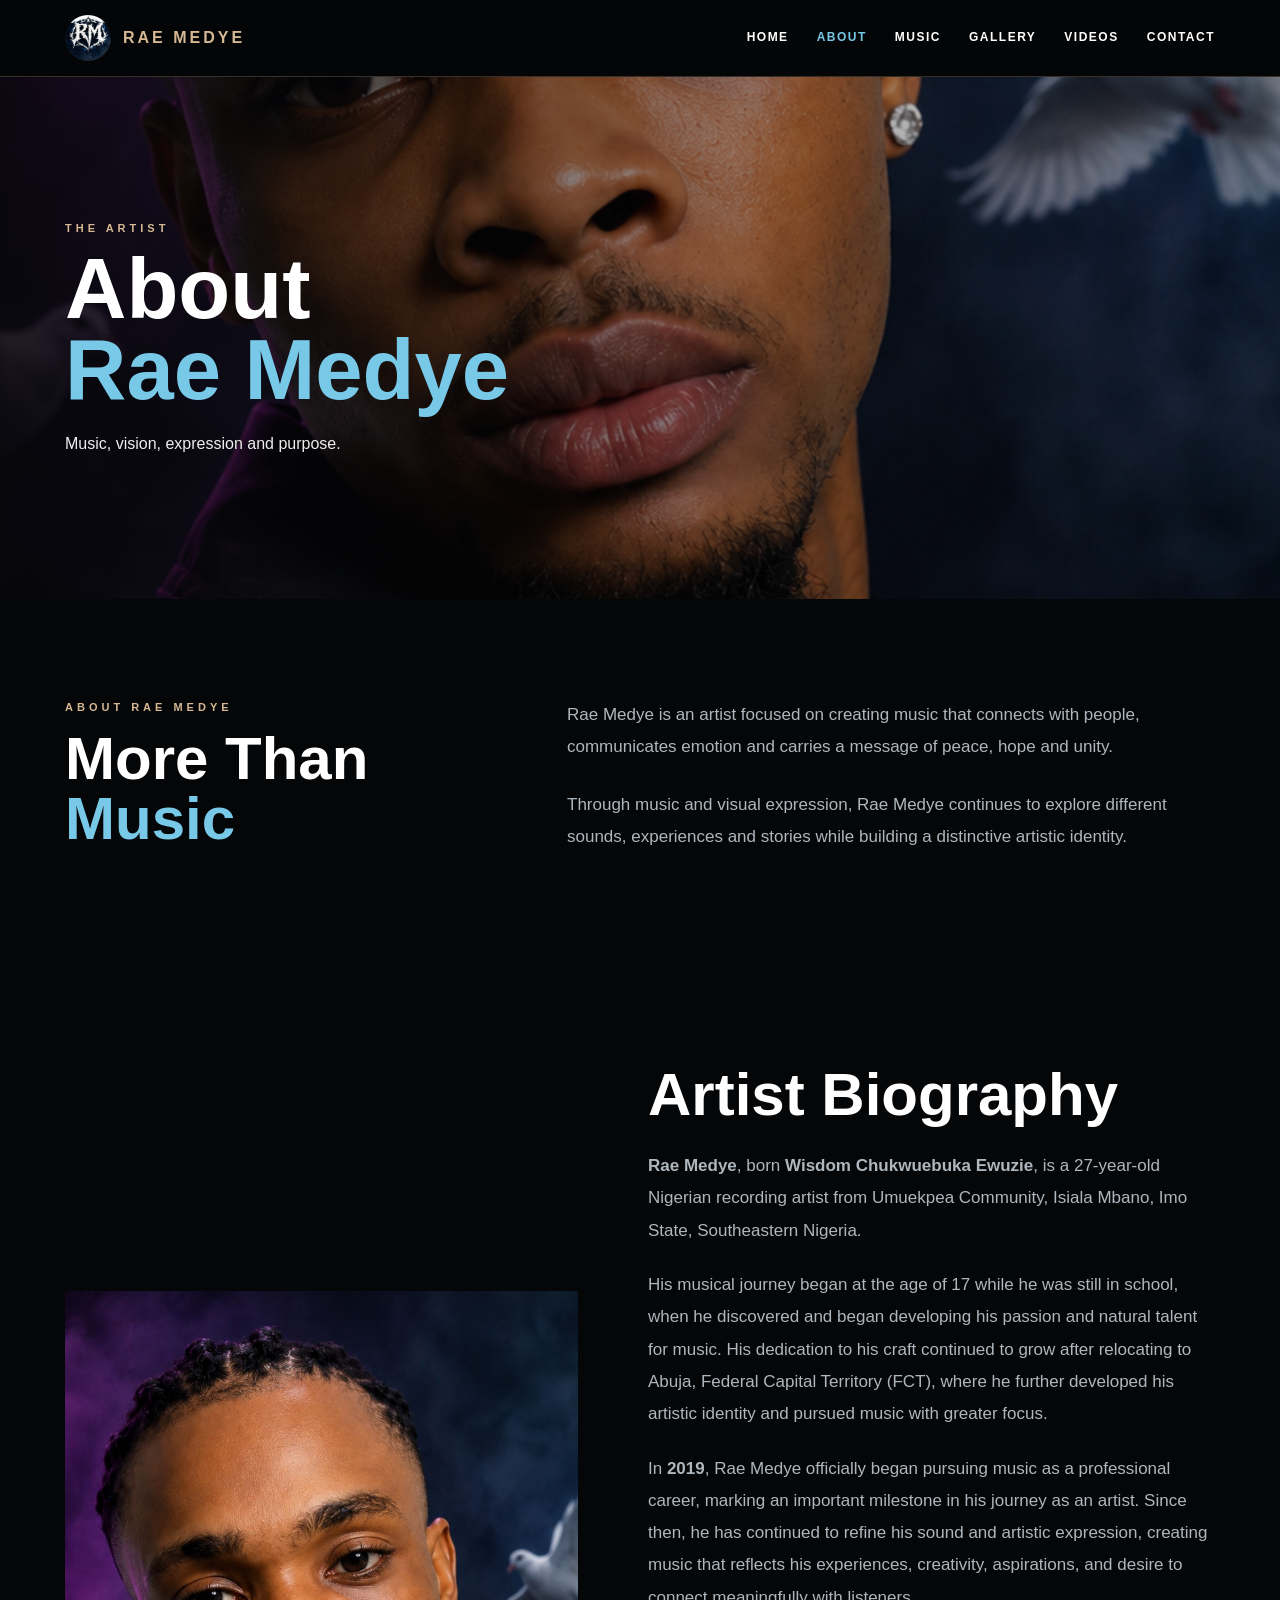
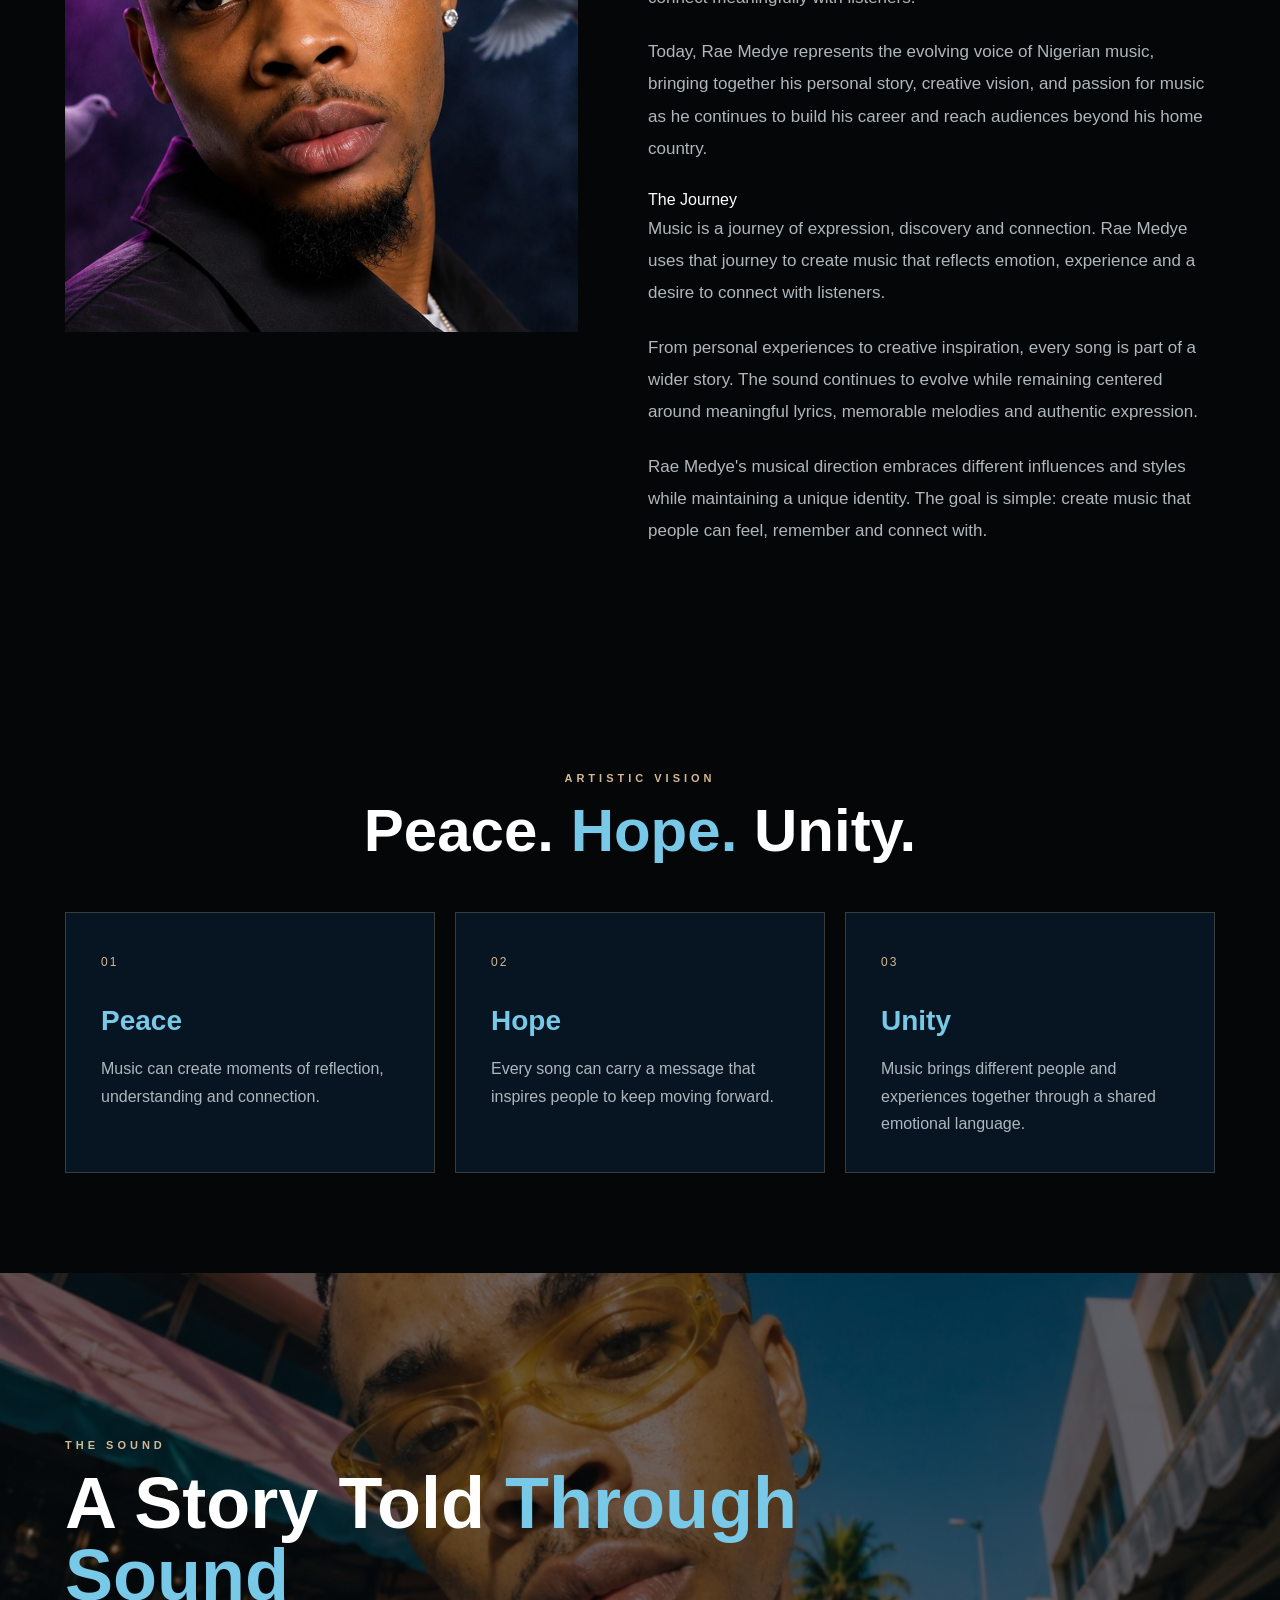
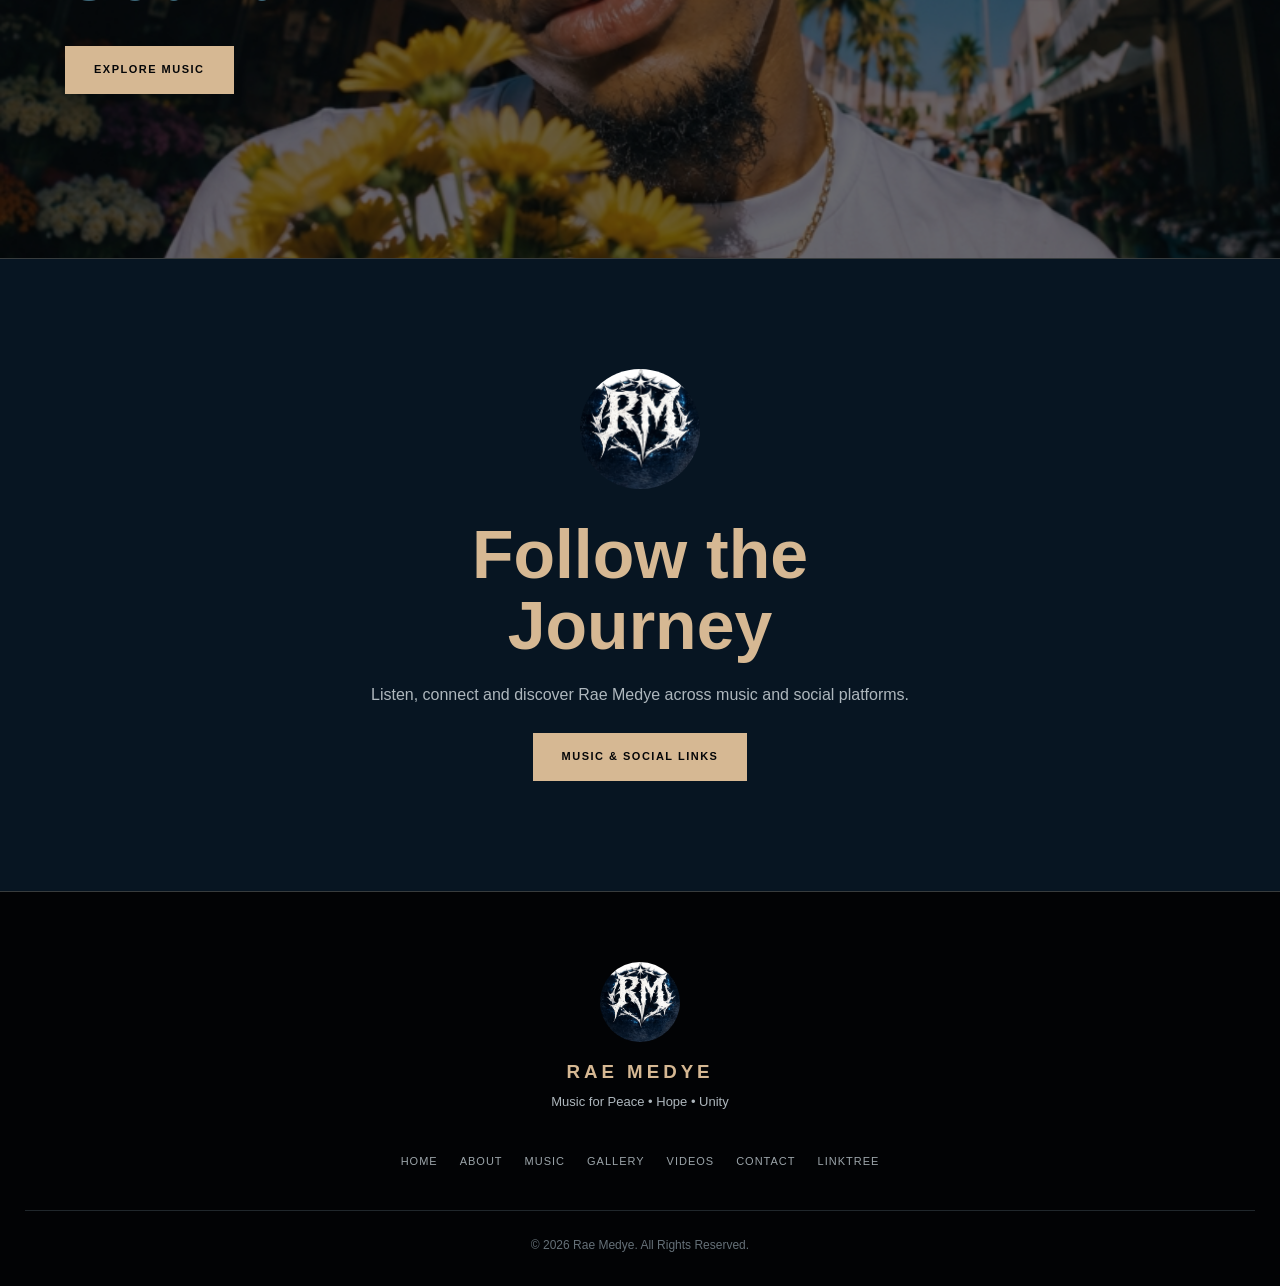
<file: about.html>
<!DOCTYPE html>
<html lang="en">
<head>
    <meta charset="UTF-8">
    <meta name="viewport" content="width=device-width, initial-scale=1.0">

    <title>About Rae Medye | Official Website</title>

    <meta
        name="description"
        content="Learn more about Rae Medye, the artist, vision and musical journey."
    >

    <link rel="stylesheet" href="style.css">
</head>

<body>

<!-- ================= HEADER ================= -->

<header class="site-header">

    <div class="nav-container">

        <a href="index.html" class="brand">
            <img src="images/logo.jpg" alt="Rae Medye Logo">
            <span>RAE MEDYE</span>
        </a>

        <button
            class="menu-toggle"
            type="button"
            aria-label="Open navigation menu"
            aria-expanded="false"
        >
            ☰
        </button>

        <nav class="navigation">

            <a href="index.html">Home</a>

            <a href="about.html" class="active">
                About
            </a>

            <a href="music.html">
                Music
            </a>

            <a href="gallery.html">
                Gallery
            </a>

            <a href="videos.html">
                Videos
            </a>

            <a href="contact.html">
                Contact
            </a>

        </nav>

    </div>

</header>


<!-- ================= MAIN ================= -->

<main>


    <!-- ================= PAGE HERO ================= -->

    <section class="about-hero">

        <img
            src="images/gallery2.jpg"
            alt="Rae Medye"
        >

        <div class="about-hero-overlay"></div>

        <div class="about-hero-content">

            <p class="small-title">
                THE ARTIST
            </p>

            <h1>
                About
                <span>Rae Medye</span>
            </h1>

            <p>
                Music, vision, expression and purpose.
            </p>

        </div>

    </section>


    <!-- ================= INTRODUCTION ================= -->

    <section class="about-intro section">

        <div class="about-intro-heading">

            <p class="small-title">
                ABOUT RAE MEDYE
            </p>

            <h2>
                More Than
                <span>Music</span>
            </h2>

        </div>

        <div class="about-intro-text">

            <p>
                Rae Medye is an artist focused on creating music
                that connects with people, communicates emotion
                and carries a message of peace, hope and unity.
            </p>

            <p>
                Through music and visual expression, Rae Medye
                continues to explore different sounds, experiences
                and stories while building a distinctive artistic
                identity.
            </p>

        </div>

    </section>


    <!-- ================= BIOGRAPHY ================= -->

    <section class="biography section">

        <div class="biography-image">

            <img
                src="images/gallery3.jpg"
                alt="Rae Medye artist portrait"
                loading="lazy"
            >

        </div>


        <div class="biography-content">

            <p class="small-title">
                <h2>Artist Biography</h2>

<p>
    <strong>Rae Medye</strong>, born <strong>Wisdom Chukwuebuka Ewuzie</strong>,
    is a 27-year-old Nigerian recording artist from Umuekpea Community,
    Isiala Mbano, Imo State, Southeastern Nigeria.
</p>

<p>
    His musical journey began at the age of 17 while he was still in school,
    when he discovered and began developing his passion and natural talent
    for music. His dedication to his craft continued to grow after relocating
    to Abuja, Federal Capital Territory (FCT), where he further developed
    his artistic identity and pursued music with greater focus.
</p>

<p>
    In <strong>2019</strong>, Rae Medye officially began pursuing music as a
    professional career, marking an important milestone in his journey as an
    artist. Since then, he has continued to refine his sound and artistic
    expression, creating music that reflects his experiences, creativity,
    aspirations, and desire to connect meaningfully with listeners.
</p>

<p>
    Today, Rae Medye represents the evolving voice of Nigerian music,
    bringing together his personal story, creative vision, and passion for
    music as he continues to build his career and reach audiences beyond
    his home country.
</p>
                The Journey
            </h2>

            <p>
                Music is a journey of expression, discovery and
                connection. Rae Medye uses that journey to create
                music that reflects emotion, experience and a
                desire to connect with listeners.
            </p>

            <p>
                From personal experiences to creative inspiration,
                every song is part of a wider story. The sound
                continues to evolve while remaining centered around
                meaningful lyrics, memorable melodies and authentic
                expression.
            </p>

            <p>
                Rae Medye's musical direction embraces different
                influences and styles while maintaining a unique
                identity. The goal is simple: create music that
                people can feel, remember and connect with.
            </p>

        </div>

    </section>


    <!-- ================= ARTISTIC VISION ================= -->

    <section class="vision section">

        <div class="section-heading center">

            <p class="small-title">
                ARTISTIC VISION
            </p>

            <h2>
                Peace.
                <span>Hope.</span>
                Unity.
            </h2>

        </div>


        <div class="vision-grid">

            <article class="vision-card">

                <span>
                    01
                </span>

                <h3>
                    Peace
                </h3>

                <p>
                    Music can create moments of reflection,
                    understanding and connection.
                </p>

            </article>


            <article class="vision-card">

                <span>
                    02
                </span>

                <h3>
                    Hope
                </h3>

                <p>
                    Every song can carry a message that inspires
                    people to keep moving forward.
                </p>

            </article>


            <article class="vision-card">

                <span>
                    03
                </span>

                <h3>
                    Unity
                </h3>

                <p>
                    Music brings different people and experiences
                    together through a shared emotional language.
                </p>

            </article>

        </div>

    </section>


    <!-- ================= VISUAL ================= -->

    <section class="about-feature">

        <img
            src="images/gallery4.jpg"
            alt="Rae Medye"
            loading="lazy"
        >

        <div class="about-feature-overlay"></div>

        <div class="about-feature-content">

            <p class="small-title">
                THE SOUND
            </p>

            <h2>
                A Story Told
                <span>Through Sound</span>
            </h2>

            <a
    href="https://linktr.ee/RaeMedye"
    class="btn btn-primary"
    target="_blank"
    rel="noopener noreferrer"
>
    Explore Music
            </a>

        </div>

    </section>


    <!-- ================= LINKTREE ================= -->

    <section class="message">

        <img
            src="images/logo.jpg"
            alt="Rae Medye Logo"
        >

        <h2>
            Follow the
            <br>
            Journey
        </h2>

        <p>
            Listen, connect and discover Rae Medye across
            music and social platforms.
        </p>

        <br>

        <a
            href="https://linktr.ee/RaeMedye"
            class="btn btn-primary"
            target="_blank"
            rel="noopener noreferrer"
        >
            Music & Social Links
        </a>

    </section>

</main>


<!-- ================= FOOTER ================= -->

<footer class="site-footer">

    <div class="footer-logo">

        <img
            src="images/logo.jpg"
            alt="Rae Medye Logo"
        >

        <h3>
            RAE MEDYE
        </h3>

        <p>
            Music for Peace • Hope • Unity
        </p>

    </div>


    <div class="footer-links">

        <a href="index.html">
            Home
        </a>

        <a href="about.html">
            About
        </a>

        <a href="music.html">
            Music
        </a>

        <a href="gallery.html">
            Gallery
        </a>

        <a href="videos.html">
            Videos
        </a>

        <a href="contact.html">
            Contact
        </a>

        <a
            href="https://linktr.ee/RaeMedye"
            target="_blank"
            rel="noopener noreferrer"
        >
            Linktree
        </a>

    </div>


    <div class="copyright">

        <p>
            © 2026 Rae Medye. All Rights Reserved.
        </p>

    </div>

</footer>


<!-- ================= MOBILE MENU ================= -->

<script>

    const menuToggle =
        document.querySelector(".menu-toggle");

    const navigation =
        document.querySelector(".navigation");


    menuToggle.addEventListener("click", function () {

        navigation.classList.toggle("open");

        const isOpen =
            navigation.classList.contains("open");

        menuToggle.setAttribute(
            "aria-expanded",
            isOpen
        );

    });


    document
        .querySelectorAll(".navigation a")
        .forEach(function (link) {

            link.addEventListener("click", function () {

                navigation.classList.remove("open");

                menuToggle.setAttribute(
                    "aria-expanded",
                    "false"
                );

            });

        });

</script>

</body>
  </html>
</file>
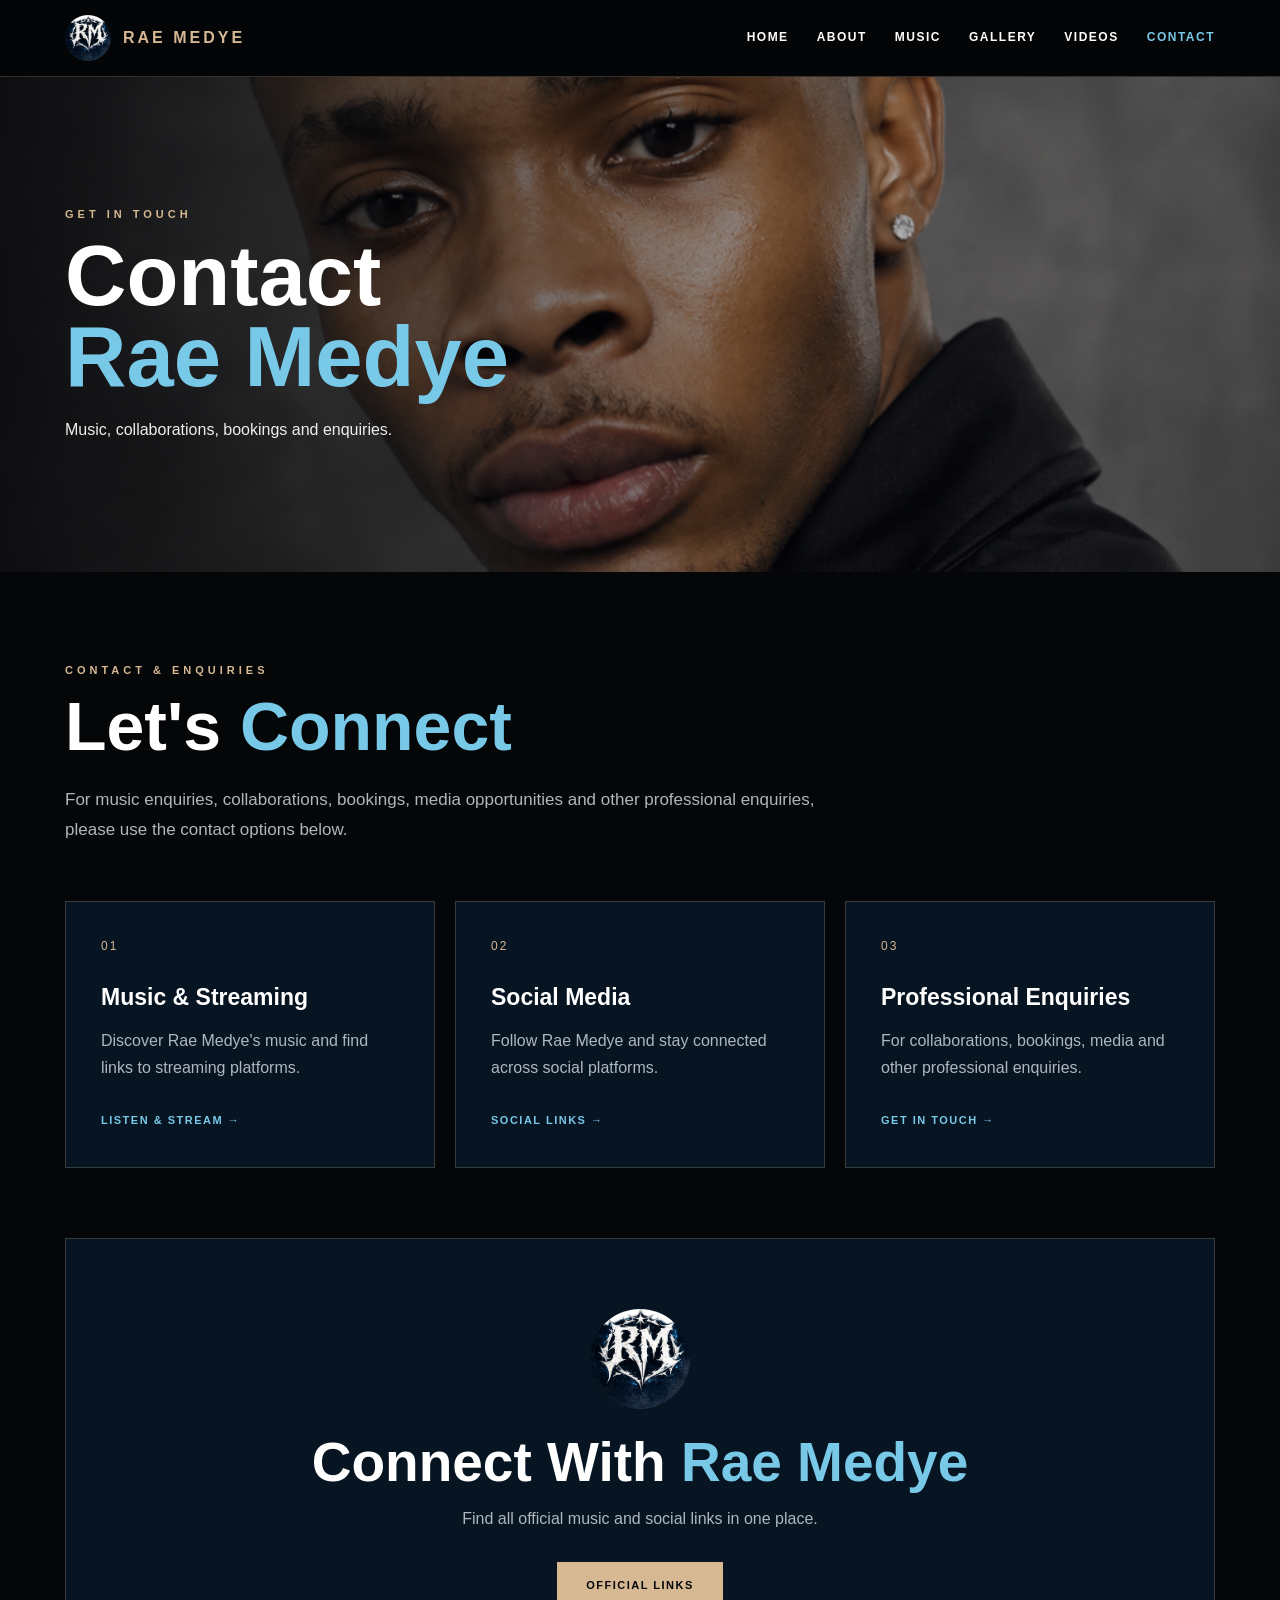
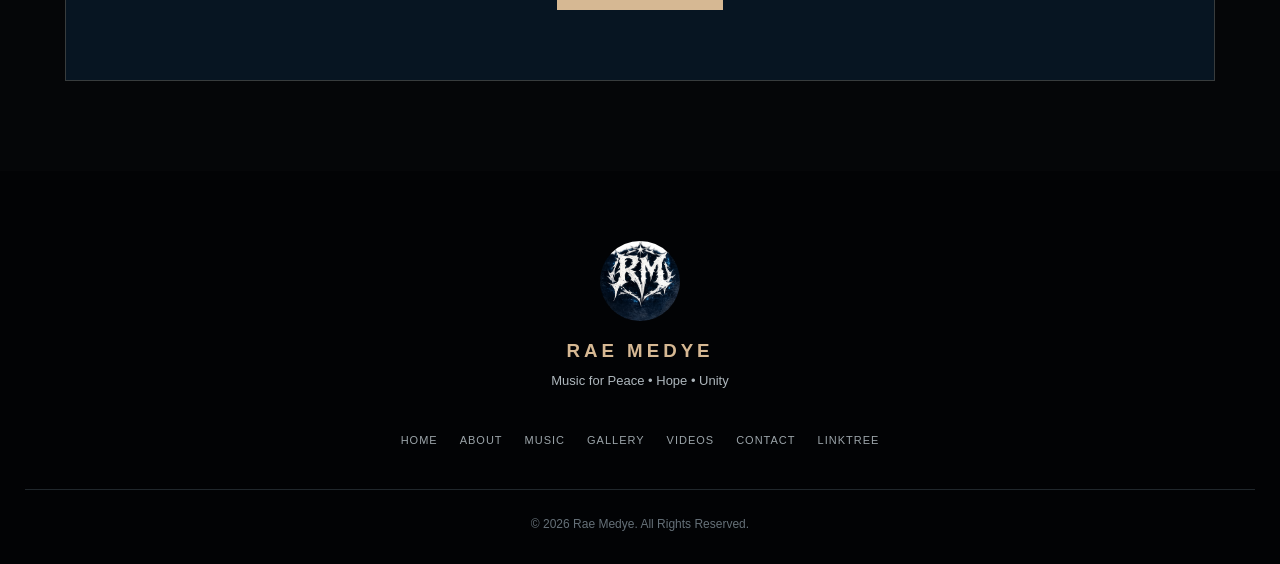
<file: contact.html>
<!DOCTYPE html>
<html lang="en">
<head>
    <meta charset="UTF-8">
    <meta name="viewport" content="width=device-width, initial-scale=1.0">

    <title>Contact | Rae Medye</title>

    <meta
        name="description"
        content="Contact Rae Medye for music, collaborations, bookings and professional enquiries."
    >

    <link rel="stylesheet" href="style.css">
</head>

<body>

<header class="site-header">

    <div class="nav-container">

        <a href="index.html" class="brand">
            <img src="images/logo.jpg" alt="Rae Medye Logo">
            <span>RAE MEDYE</span>
        </a>

        <button
            class="menu-toggle"
            type="button"
            aria-label="Open navigation menu"
            aria-expanded="false"
        >
            ☰
        </button>

        <nav class="navigation">

            <a href="index.html">Home</a>

            <a href="about.html">About</a>

            <a href="music.html">Music</a>

            <a href="gallery.html">Gallery</a>

            <a href="videos.html">Videos</a>

            <a href="contact.html" class="active">
                Contact
            </a>

        </nav>

    </div>

</header>


<main>

    <!-- CONTACT HERO -->

    <section class="contact-hero">

        <img
            src="images/gallery5.jpg"
            alt="Rae Medye"
        >

        <div class="contact-hero-overlay"></div>

        <div class="contact-hero-content">

            <p class="small-title">
                GET IN TOUCH
            </p>

            <h1>
                Contact
                <span>Rae Medye</span>
            </h1>

            <p>
                Music, collaborations, bookings and enquiries.
            </p>

        </div>

    </section>


    <!-- CONTACT CONTENT -->

    <section class="contact-section">

        <div class="contact-heading">

            <p class="small-title">
                CONTACT & ENQUIRIES
            </p>

            <h2>
                Let's
                <span>Connect</span>
            </h2>

            <p>
                For music enquiries, collaborations, bookings,
                media opportunities and other professional
                enquiries, please use the contact options below.
            </p>

        </div>


        <div class="contact-grid">

            <div class="contact-card">

                <div class="contact-icon">
                    01
                </div>

                <h3>
                    Music & Streaming
                </h3>

                <p>
                    Discover Rae Medye's music and find links
                    to streaming platforms.
                </p>

                <a
                    href="https://linktr.ee/RaeMedye"
                    target="_blank"
                    rel="noopener noreferrer"
                >
                    Listen & Stream →
                </a>

            </div>


            <div class="contact-card">

                <div class="contact-icon">
                    02
                </div>

                <h3>
                    Social Media
                </h3>

                <p>
                    Follow Rae Medye and stay connected across
                    social platforms.
                </p>

                <a
                    href="https://linktr.ee/RaeMedye"
                    target="_blank"
                    rel="noopener noreferrer"
                >
                    Social Links →
                </a>

            </div>


            <div class="contact-card">

                <div class="contact-icon">
                    03
                </div>

                <h3>
                    Professional Enquiries
                </h3>

                <p>
                    For collaborations, bookings, media and
                    other professional enquiries.
                </p>

                <a
                    href="https://linktr.ee/RaeMedye"
                    target="_blank"
                    rel="noopener noreferrer"
                >
                    Get In Touch →
                </a>

            </div>

        </div>


        <!-- LINKTREE -->

        <div class="contact-cta">

            <img
                src="images/logo.jpg"
                alt="Rae Medye Logo"
            >

            <h2>
                Connect With
                <span>Rae Medye</span>
            </h2>

            <p>
                Find all official music and social links
                in one place.
            </p>

            <a
                href="https://linktr.ee/RaeMedye"
                class="btn btn-primary"
                target="_blank"
                rel="noopener noreferrer"
            >
                Official Links
            </a>

        </div>

    </section>

</main>


<footer class="site-footer">

    <div class="footer-logo">

        <img
            src="images/logo.jpg"
            alt="Rae Medye Logo"
        >

        <h3>
            RAE MEDYE
        </h3>

        <p>
            Music for Peace • Hope • Unity
        </p>

    </div>


    <div class="footer-links">

        <a href="index.html">Home</a>

        <a href="about.html">About</a>

        <a href="music.html">Music</a>

        <a href="gallery.html">Gallery</a>

        <a href="videos.html">Videos</a>

        <a href="contact.html">Contact</a>

        <a
            href="https://linktr.ee/RaeMedye"
            target="_blank"
            rel="noopener noreferrer"
        >
            Linktree
        </a>

    </div>


    <div class="copyright">

        <p>
            © 2026 Rae Medye. All Rights Reserved.
        </p>

    </div>

</footer>


<script>

    const menuToggle =
        document.querySelector(".menu-toggle");

    const navigation =
        document.querySelector(".navigation");

    menuToggle.addEventListener("click", function () {

        navigation.classList.toggle("open");

        const isOpen =
            navigation.classList.contains("open");

        menuToggle.setAttribute(
            "aria-expanded",
            isOpen
        );

    });


    document
        .querySelectorAll(".navigation a")
        .forEach(function (link) {

            link.addEventListener("click", function () {

                navigation.classList.remove("open");

                menuToggle.setAttribute(
                    "aria-expanded",
                    "false"
                );

            });

        });

</script>

</body>
          </html>
</file>
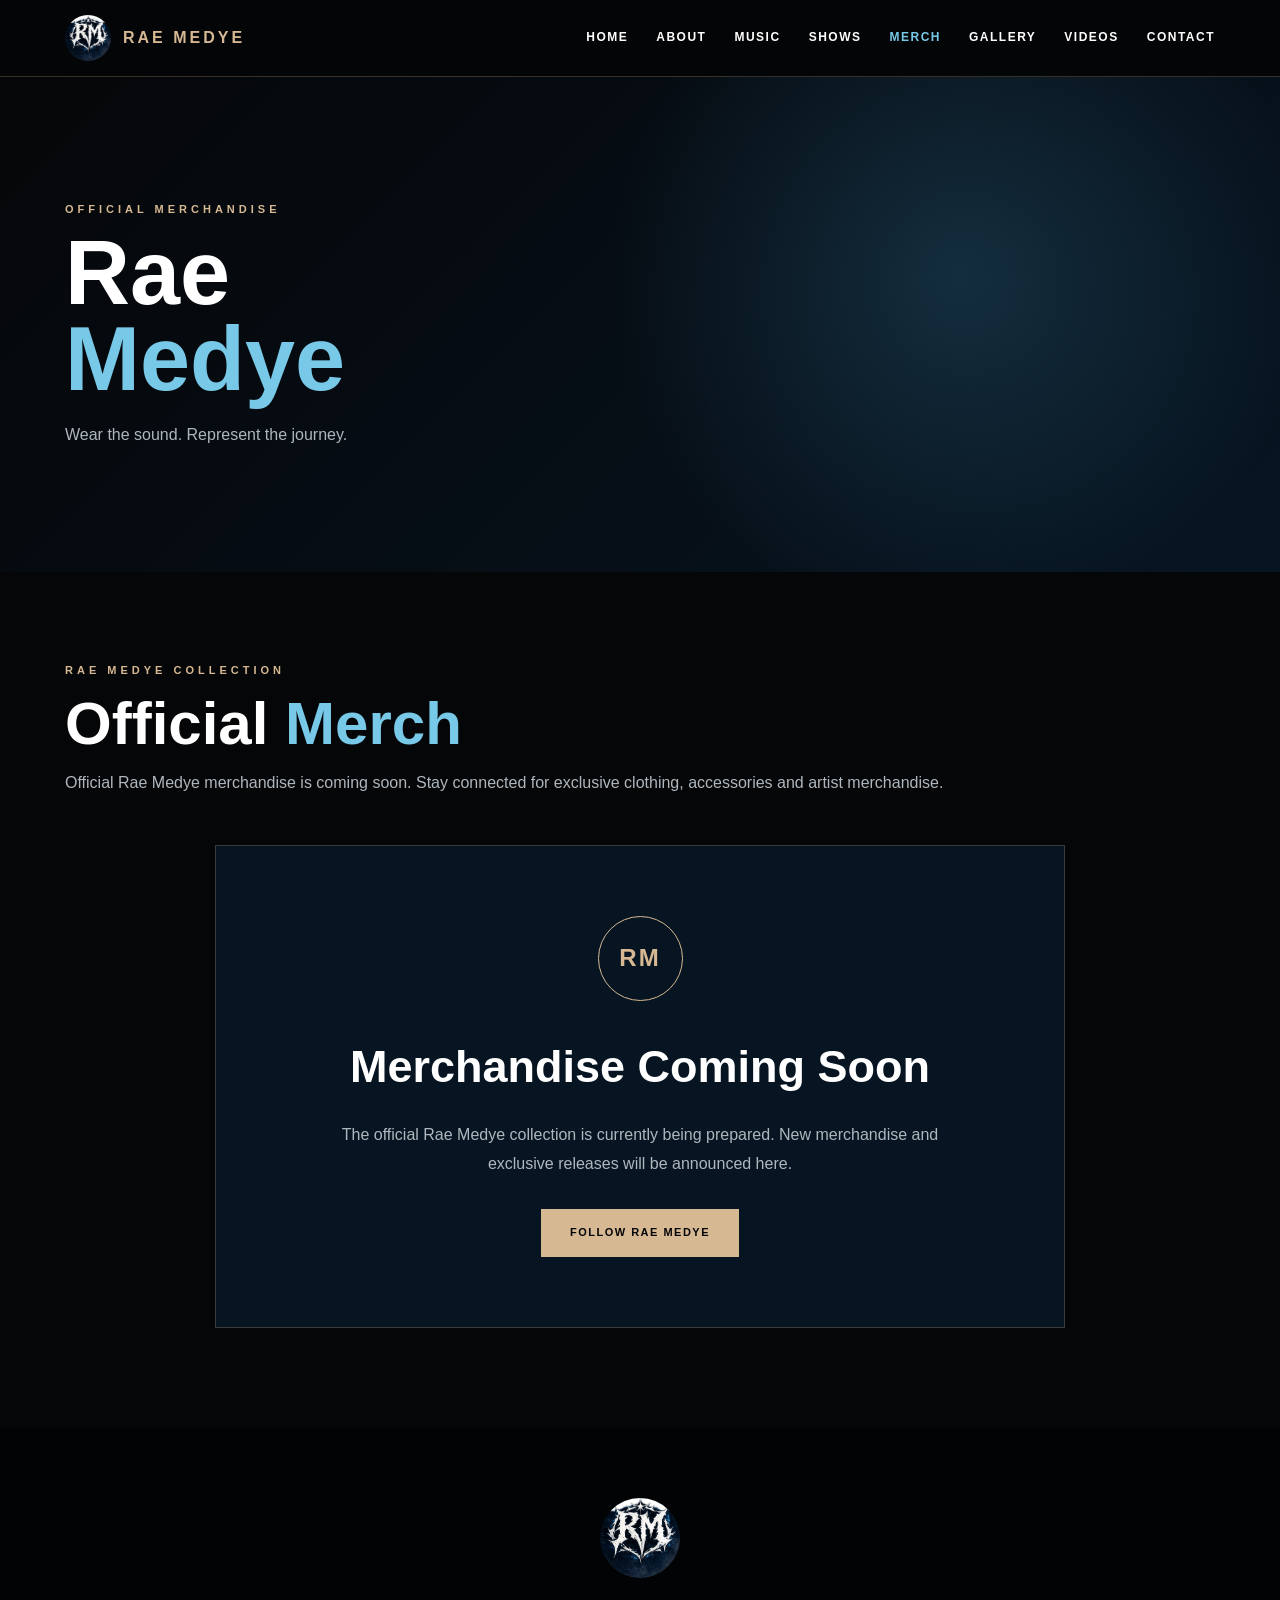
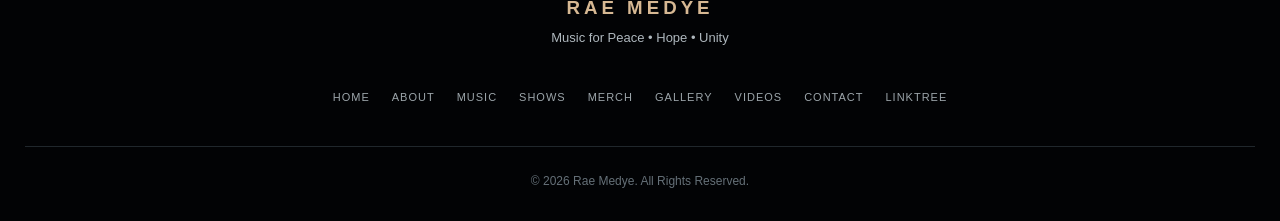
<file: merch.html>
<!DOCTYPE html>
<html lang="en">
<head>
    <meta charset="UTF-8">
    <meta name="viewport" content="width=device-width, initial-scale=1.0">

    <title>Merch | Rae Medye</title>

    <meta
        name="description"
        content="Official Rae Medye merchandise."
    >

    <link rel="stylesheet" href="style.css">
</head>

<body>

<header class="site-header">

    <div class="nav-container">

        <a href="index.html" class="brand">
            <img src="images/logo.jpg" alt="Rae Medye Logo">
            <span>RAE MEDYE</span>
        </a>

        <button
            class="menu-toggle"
            type="button"
            aria-label="Open navigation menu"
            aria-expanded="false"
        >
            ☰
        </button>

        <nav class="navigation">

            <a href="index.html">Home</a>
            <a href="about.html">About</a>
            <a href="music.html">Music</a>
            <a href="shows.html">Shows</a>
            <a href="merch.html" class="active">Merch</a>
            <a href="gallery.html">Gallery</a>
            <a href="videos.html">Videos</a>
            <a href="contact.html">Contact</a>

        </nav>

    </div>

</header>


<main>

    <section class="merch-hero">

        <div class="merch-hero-content">

            <p class="small-title">
                OFFICIAL MERCHANDISE
            </p>

            <h1>
                Rae
                <span>Medye</span>
            </h1>

            <p>
                Wear the sound. Represent the journey.
            </p>

        </div>

    </section>


    <section class="section merch-section">

        <div class="section-heading">

            <p class="small-title">
                RAE MEDYE COLLECTION
            </p>

            <h2>
                Official
                <span>Merch</span>
            </h2>

            <p class="section-description">
                Official Rae Medye merchandise is coming soon.
                Stay connected for exclusive clothing, accessories
                and artist merchandise.
            </p>

        </div>


        <div class="merch-coming-soon">

            <div class="merch-mark">
                RM
            </div>

            <h3>
                Merchandise Coming Soon
            </h3>

            <p>
                The official Rae Medye collection is currently
                being prepared. New merchandise and exclusive
                releases will be announced here.
            </p>

            <a
                href="https://linktr.ee/RaeMedye"
                class="btn btn-primary"
                target="_blank"
                rel="noopener noreferrer"
            >
                Follow Rae Medye
            </a>

        </div>

    </section>

</main>


<footer class="site-footer">

    <div class="footer-logo">

        <img
            src="images/logo.jpg"
            alt="Rae Medye Logo"
        >

        <h3>RAE MEDYE</h3>

        <p>
            Music for Peace • Hope • Unity
        </p>

    </div>


    <div class="footer-links">

        <a href="index.html">Home</a>
        <a href="about.html">About</a>
        <a href="music.html">Music</a>
        <a href="shows.html">Shows</a>
        <a href="merch.html">Merch</a>
        <a href="gallery.html">Gallery</a>
        <a href="videos.html">Videos</a>
        <a href="contact.html">Contact</a>

        <a
            href="https://linktr.ee/RaeMedye"
            target="_blank"
            rel="noopener noreferrer"
        >
            Linktree
        </a>

    </div>


    <div class="copyright">

        <p>
            © 2026 Rae Medye. All Rights Reserved.
        </p>
    </div>

</footer>


<script>

const menuToggle =
    document.querySelector(".menu-toggle");

const navigation =
    document.querySelector(".navigation");

menuToggle.addEventListener("click", function () {

    navigation.classList.toggle("open");

    const isOpen =
        navigation.classList.contains("open");

    menuToggle.setAttribute(
        "aria-expanded",
        isOpen
    );

});

document
    .querySelectorAll(".navigation a")
    .forEach(function (link) {

        link.addEventListener("click", function () {

            navigation.classList.remove("open");

            menuToggle.setAttribute(
                "aria-expanded",
                "false"
            );

        });

    });

</script>

</body>
  </html>
</file>
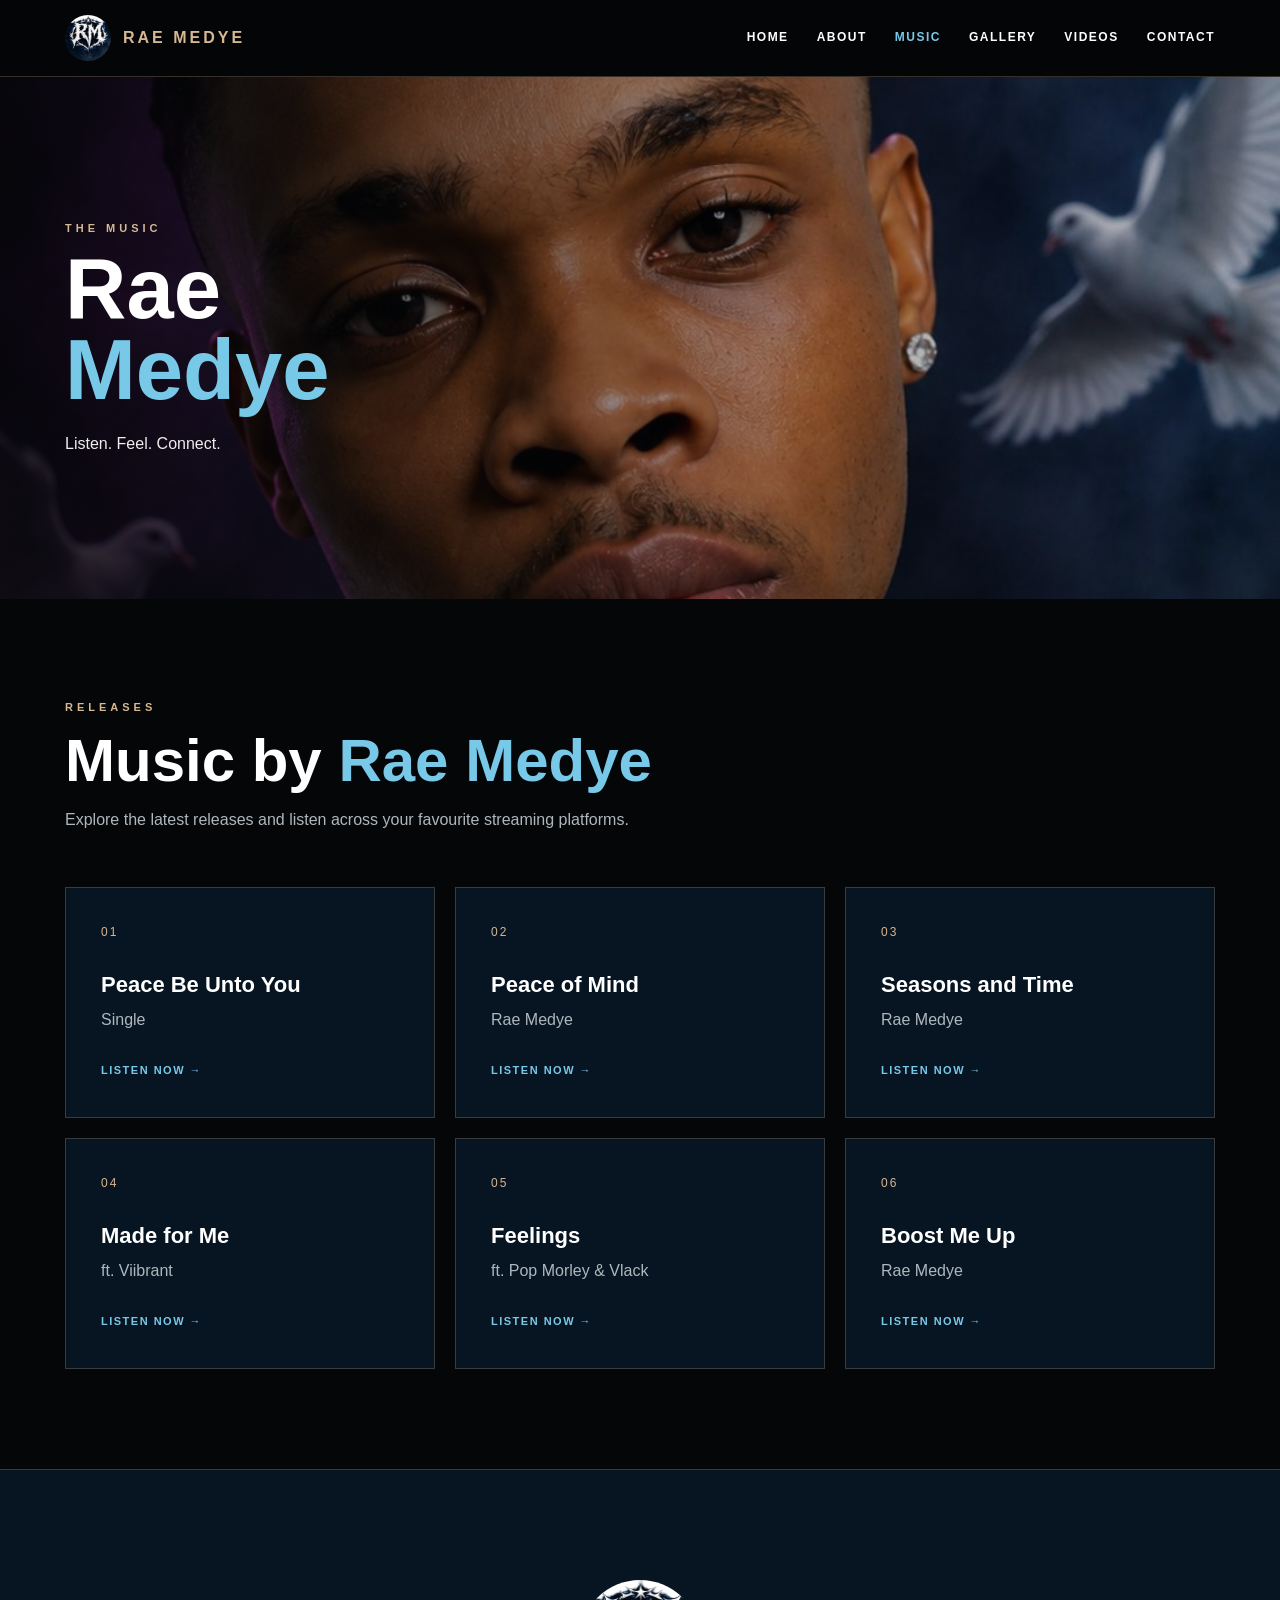
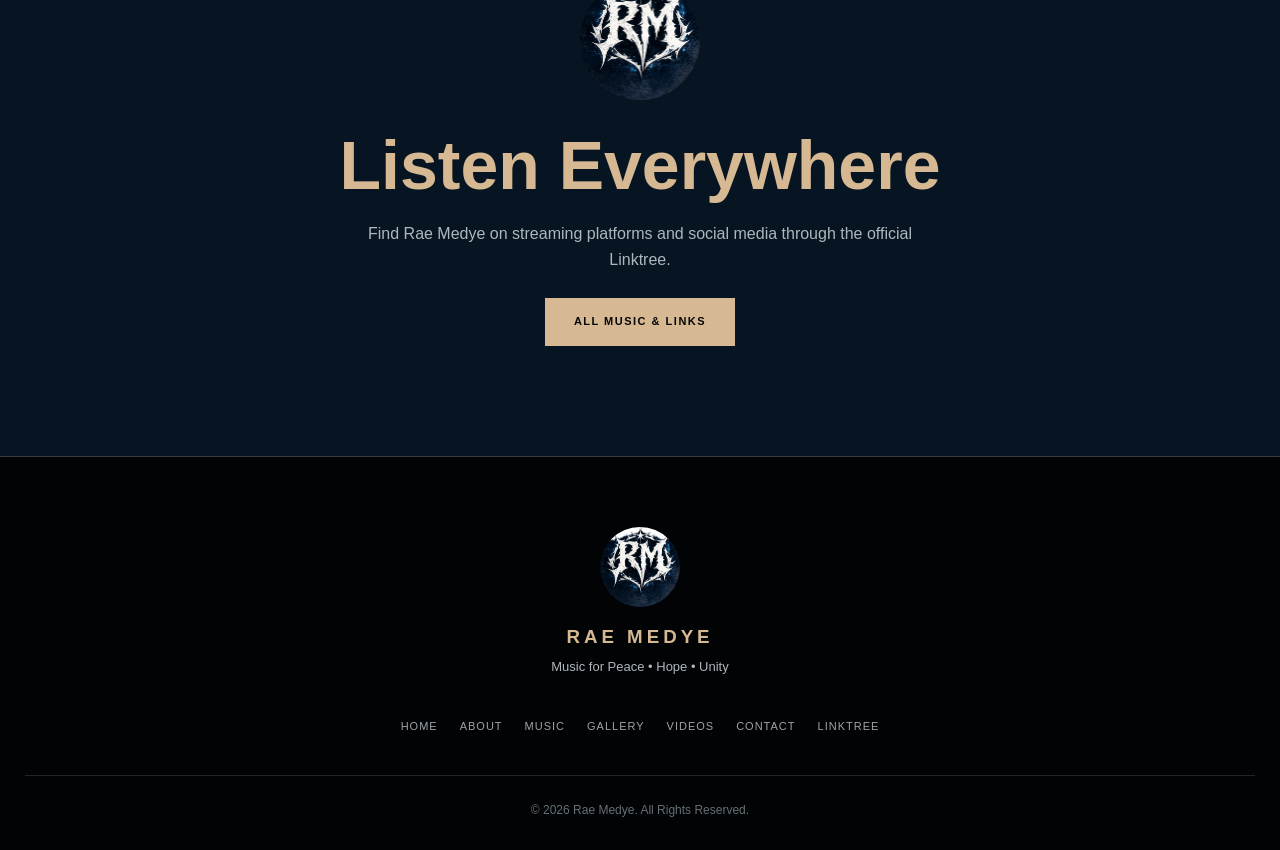
<file: music.html>
<!DOCTYPE html>
<html lang="en">
<head>
    <meta charset="UTF-8">
    <meta name="viewport" content="width=device-width, initial-scale=1.0">

    <title>Music | Rae Medye</title>

    <meta
        name="description"
        content="Listen to music by Rae Medye."
    >

    <link rel="stylesheet" href="style.css">
</head>

<body>

<header class="site-header">

    <div class="nav-container">

        <a href="index.html" class="brand">
            <img src="images/logo.jpg" alt="Rae Medye Logo">
            <span>RAE MEDYE</span>
        </a>

        <button
            class="menu-toggle"
            type="button"
            aria-label="Open navigation menu"
            aria-expanded="false"
        >
            ☰
        </button>

        <nav class="navigation">
            <a href="index.html">Home</a>
            <a href="about.html">About</a>
            <a href="music.html" class="active">Music</a>
            <a href="gallery.html">Gallery</a>
            <a href="videos.html">Videos</a>
            <a href="contact.html">Contact</a>
        </nav>

    </div>

</header>


<main>

    <section class="about-hero">

        <img
            src="images/gallery3.jpg"
            alt="Rae Medye"
        >

        <div class="about-hero-overlay"></div>

        <div class="about-hero-content">

            <p class="small-title">THE MUSIC</p>

            <h1>
                Rae
                <span>Medye</span>
            </h1>

            <p>
                Listen. Feel. Connect.
            </p>

        </div>

    </section>


    <section class="section">

        <div class="section-heading">

            <p class="small-title">
                RELEASES
            </p>

            <h2>
                Music by
                <span>Rae Medye</span>
            </h2>

            <p class="section-description">
                Explore the latest releases and listen across
                your favourite streaming platforms.
            </p>

        </div>


        <div class="music-grid">

            <article class="music-card">

                <div class="music-number">01</div>

                <h3>
                    Peace Be Unto You
                </h3>

                <p>
                    Single
                </p>

                <a
                    href="https://linktr.ee/RaeMedye"
                    target="_blank"
                    rel="noopener noreferrer"
                >
                    Listen Now →
                </a>

            </article>


            <article class="music-card">

                <div class="music-number">02</div>

                <h3>
                    Peace of Mind
                </h3>

                <p>
                    Rae Medye
                </p>

                <a
                    href="https://linktr.ee/RaeMedye"
                    target="_blank"
                    rel="noopener noreferrer"
                >
                    Listen Now →
                </a>

            </article>


            <article class="music-card">

                <div class="music-number">03</div>

                <h3>
                    Seasons and Time
                </h3>

                <p>
                    Rae Medye
                </p>

                <a
                    href="https://linktr.ee/RaeMedye"
                    target="_blank"
                    rel="noopener noreferrer"
                >
                    Listen Now →
                </a>

            </article>


            <article class="music-card">

                <div class="music-number">04</div>

                <h3>
                    Made for Me
                </h3>

                <p>
                    ft. Viibrant
                </p>

                <a
                    href="https://linktr.ee/RaeMedye"
                    target="_blank"
                    rel="noopener noreferrer"
                >
                    Listen Now →
                </a>

            </article>


            <article class="music-card">

                <div class="music-number">05</div>

                <h3>
                    Feelings
                </h3>

                <p>
                    ft. Pop Morley & Vlack
                </p>

                <a
                    href="https://linktr.ee/RaeMedye"
                    target="_blank"
                    rel="noopener noreferrer"
                >
                    Listen Now →
                </a>

            </article>


            <article class="music-card">

                <div class="music-number">06</div>

                <h3>
                    Boost Me Up
                </h3>

                <p>
                    Rae Medye
                </p>

                <a
                    href="https://linktr.ee/RaeMedye"
                    target="_blank"
                    rel="noopener noreferrer"
                >
                    Listen Now →
                </a>

            </article>

        </div>

    </section>


    <section class="message">

        <img
            src="images/logo.jpg"
            alt="Rae Medye Logo"
        >

        <h2>
            Listen Everywhere
        </h2>

        <p>
            Find Rae Medye on streaming platforms and
            social media through the official Linktree.
        </p>

        <br>

        <a
            href="https://linktr.ee/RaeMedye"
            class="btn btn-primary"
            target="_blank"
            rel="noopener noreferrer"
        >
            All Music & Links
        </a>

    </section>

</main>


<footer class="site-footer">

    <div class="footer-logo">

        <img
            src="images/logo.jpg"
            alt="Rae Medye Logo"
        >

        <h3>RAE MEDYE</h3>

        <p>
            Music for Peace • Hope • Unity
        </p>

    </div>

    <div class="footer-links">

        <a href="index.html">Home</a>
        <a href="about.html">About</a>
        <a href="music.html">Music</a>
        <a href="gallery.html">Gallery</a>
        <a href="videos.html">Videos</a>
        <a href="contact.html">Contact</a>

        <a
            href="https://linktr.ee/RaeMedye"
            target="_blank"
            rel="noopener noreferrer"
        >
            Linktree
        </a>

    </div>

    <div class="copyright">

        <p>
            © 2026 Rae Medye. All Rights Reserved.
        </p>

    </div>

</footer>


<script>

const menuToggle =
    document.querySelector(".menu-toggle");

const navigation =
    document.querySelector(".navigation");

menuToggle.addEventListener("click", function () {

    navigation.classList.toggle("open");

    const isOpen =
        navigation.classList.contains("open");

    menuToggle.setAttribute(
        "aria-expanded",
        isOpen
    );

});

document
    .querySelectorAll(".navigation a")
    .forEach(function (link) {

        link.addEventListener("click", function () {

            navigation.classList.remove("open");

            menuToggle.setAttribute(
                "aria-expanded",
                "false"
            );

        });

    });

</script>

</body>
                  </html>
</file>
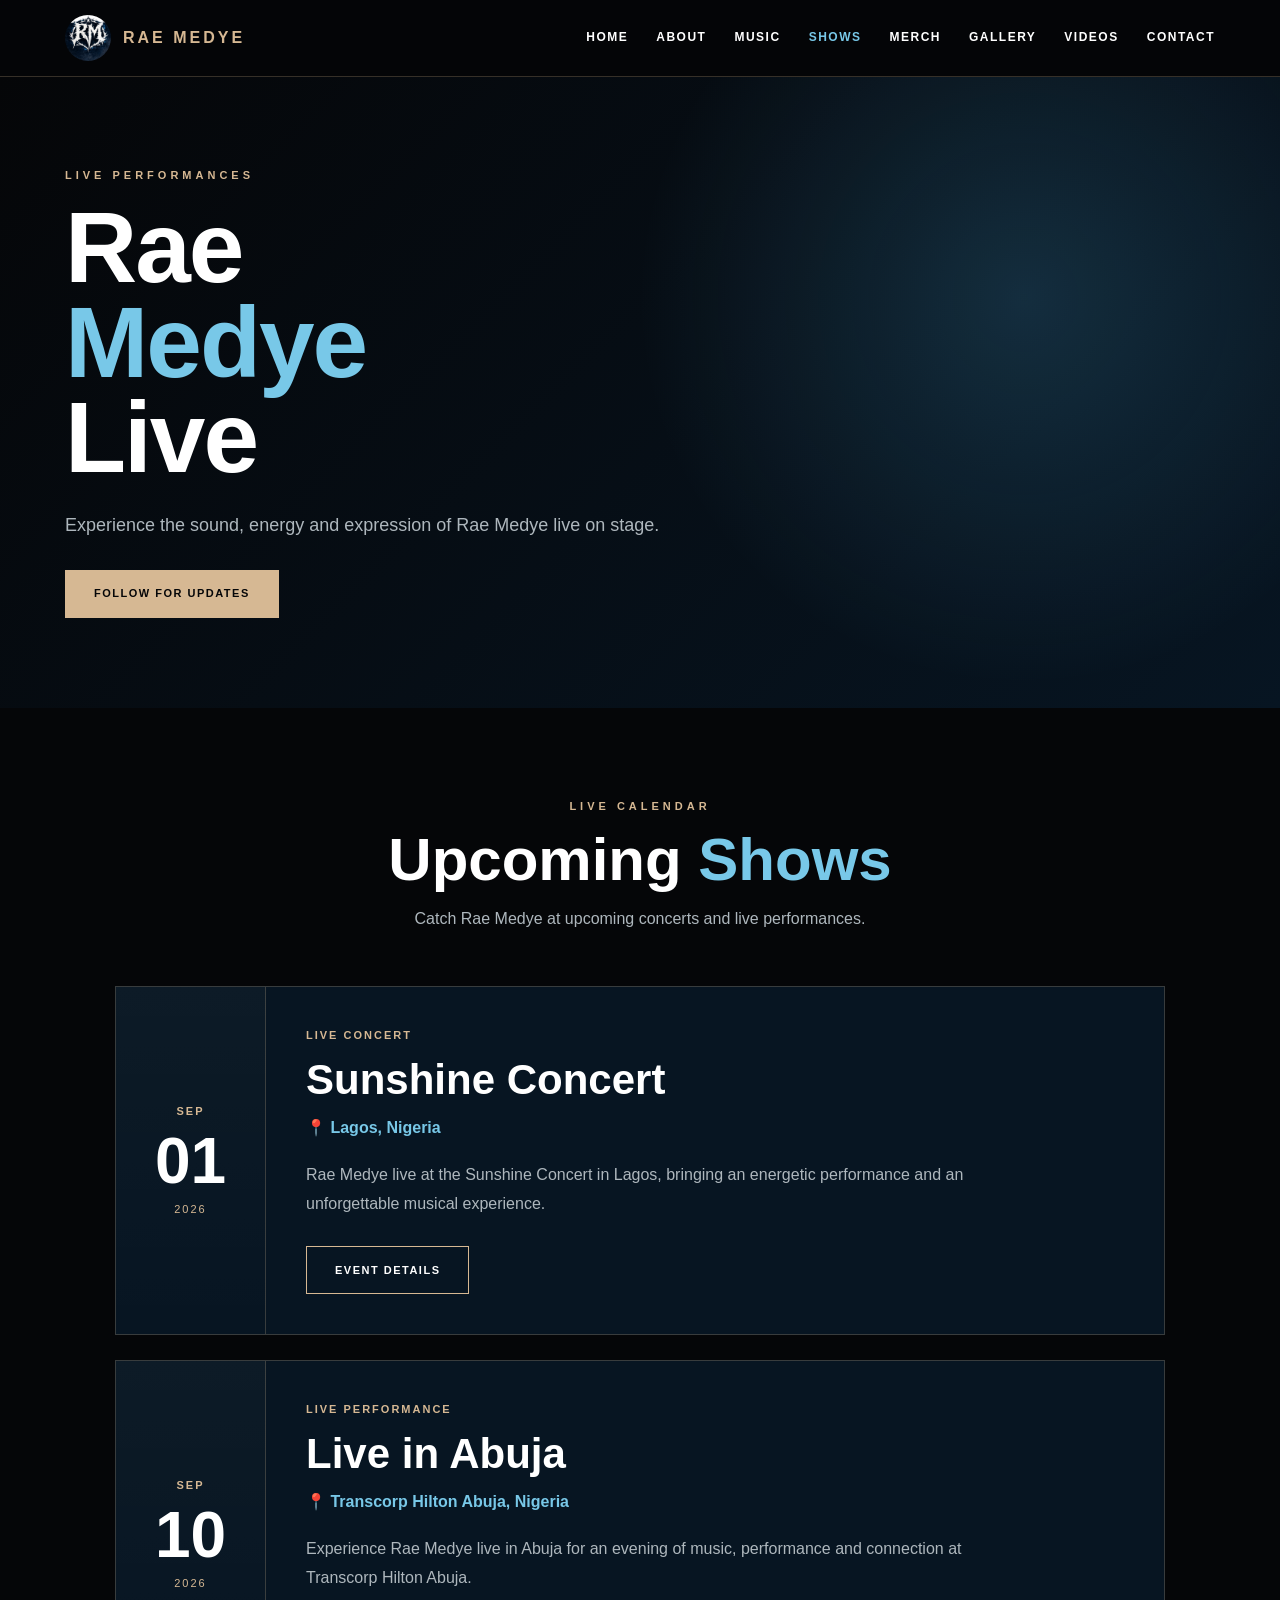
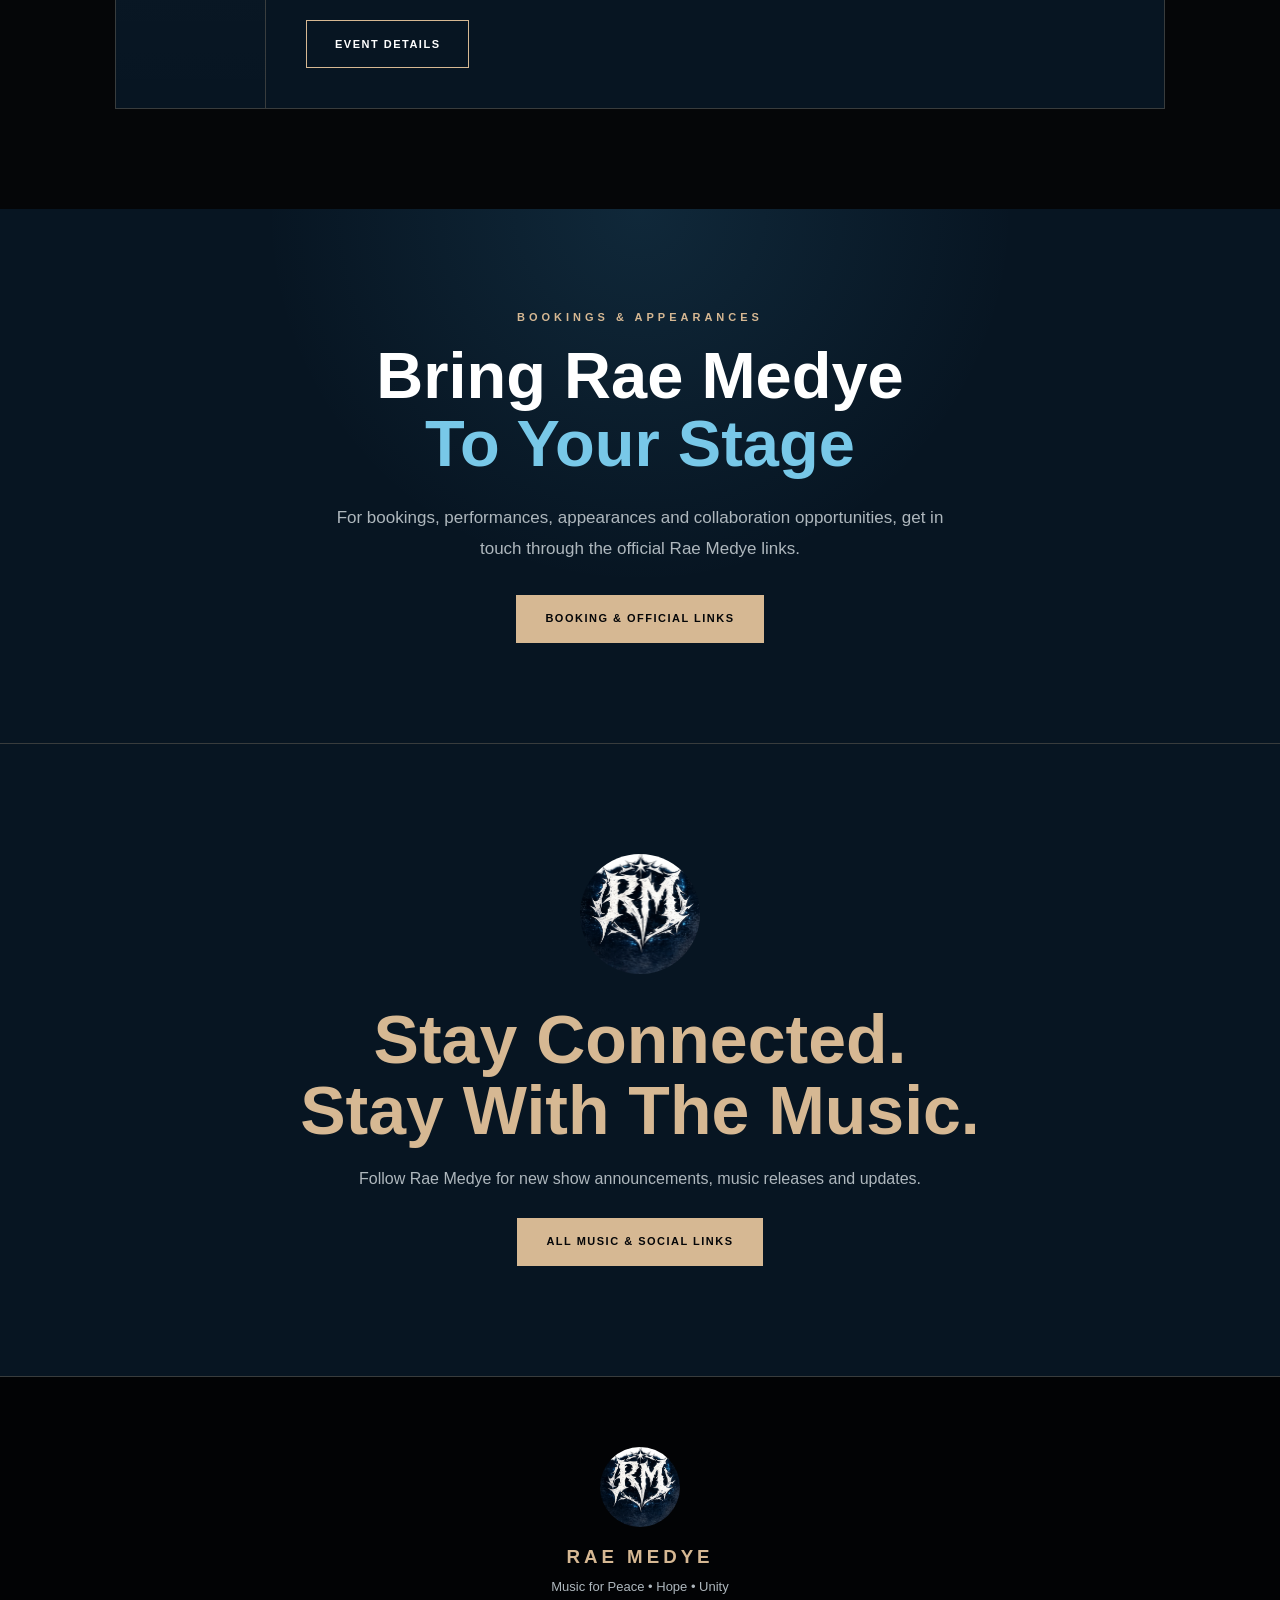
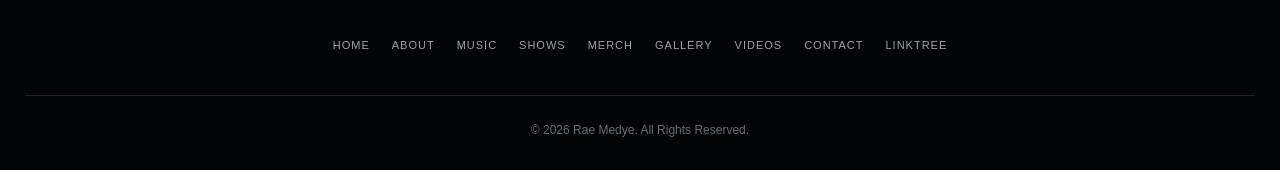
<file: shows.html>
<!DOCTYPE html>
<html lang="en">
<head>
    <meta charset="UTF-8">
    <meta name="viewport" content="width=device-width, initial-scale=1.0">

    <title>Shows | Rae Medye</title>

    <meta
        name="description"
        content="Upcoming live shows and performances by Rae Medye."
    >

    <link rel="stylesheet" href="style.css">
</head>

<body>

<header class="site-header">

    <div class="nav-container">

        <a href="index.html" class="brand">
            <img src="images/logo.jpg" alt="Rae Medye Logo">
            <span>RAE MEDYE</span>
        </a>

        <button
            class="menu-toggle"
            type="button"
            aria-label="Open navigation menu"
            aria-expanded="false"
        >
            ☰
        </button>

        <nav class="navigation">

            <a href="index.html">Home</a>
            <a href="about.html">About</a>
            <a href="music.html">Music</a>
            <a href="shows.html" class="active">Shows</a>
            <a href="merch.html">Merch</a>
            <a href="gallery.html">Gallery</a>
            <a href="videos.html">Videos</a>
            <a href="contact.html">Contact</a>

        </nav>

    </div>

</header>


<main>

    <!-- SHOWS HERO -->

    <section class="shows-hero">

        <div class="shows-hero-content">

            <p class="small-title">
                LIVE PERFORMANCES
            </p>

            <h1>
                Rae
                <span>Medye</span>
                Live
            </h1>

            <p class="shows-hero-text">
                Experience the sound, energy and expression of Rae Medye
                live on stage.
            </p>

            <a
                href="https://linktr.ee/RaeMedye"
                class="btn btn-primary"
                target="_blank"
                rel="noopener noreferrer"
            >
                Follow for Updates
            </a>

        </div>

    </section>


    <!-- UPCOMING SHOWS -->

    <section class="shows-section section">

        <div class="section-heading center">

            <p class="small-title">
                LIVE CALENDAR
            </p>

            <h2>
                Upcoming
                <span>Shows</span>
            </h2>

            <p class="section-description">
                Catch Rae Medye at upcoming concerts and live
                performances.
            </p>

        </div>


        <div class="shows-list">


            <!-- SHOW 1 -->

            <article class="show-card">

                <div class="show-date">

                    <span class="show-month">
                        SEP
                    </span>

                    <strong>
                        01
                    </strong>

                    <span class="show-year">
                        2026
                    </span>

                </div>


                <div class="show-details">

                    <p class="show-label">
                        LIVE CONCERT
                    </p>

                    <h3>
                        Sunshine Concert
                    </h3>

                    <p class="show-location">
                        📍 Lagos, Nigeria
                    </p>

                    <p class="show-description">
                        Rae Medye live at the Sunshine Concert in Lagos,
                        bringing an energetic performance and an
                        unforgettable musical experience.
                    </p>

                    <a
                        href="https://linktr.ee/RaeMedye"
                        class="btn btn-outline"
                        target="_blank"
                        rel="noopener noreferrer"
                    >
                        Event Details
                    </a>

                </div>

            </article>


            <!-- SHOW 2 -->

            <article class="show-card">

                <div class="show-date">

                    <span class="show-month">
                        SEP
                    </span>

                    <strong>
                        10
                    </strong>

                    <span class="show-year">
                        2026
                    </span>

                </div>


                <div class="show-details">

                    <p class="show-label">
                        LIVE PERFORMANCE
                    </p>

                    <h3>
                        Live in Abuja
                    </h3>

                    <p class="show-location">
                        📍 Transcorp Hilton Abuja, Nigeria
                    </p>

                    <p class="show-description">
                        Experience Rae Medye live in Abuja for an evening
                        of music, performance and connection at
                        Transcorp Hilton Abuja.
                    </p>

                    <a
                        href="https://linktr.ee/RaeMedye"
                        class="btn btn-outline"
                        target="_blank"
                        rel="noopener noreferrer"
                    >
                        Event Details
                    </a>

                </div>

            </article>

        </div>

    </section>


    <!-- BOOKING -->

    <section class="shows-booking">

        <div class="shows-booking-content">

            <p class="small-title">
                BOOKINGS & APPEARANCES
            </p>

            <h2>
                Bring Rae Medye
                <span>To Your Stage</span>
            </h2>

            <p>
                For bookings, performances, appearances and
                collaboration opportunities, get in touch through
                the official Rae Medye links.
            </p>

            <a
                href="https://linktr.ee/RaeMedye"
                class="btn btn-primary"
                target="_blank"
                rel="noopener noreferrer"
            >
                Booking & Official Links
            </a>

        </div>

    </section>


    <!-- STAY CONNECTED -->

    <section class="message">

        <img
            src="images/logo.jpg"
            alt="Rae Medye Logo"
        >

        <h2>
            Stay Connected.<br>
            Stay With The Music.
        </h2>

        <p>
            Follow Rae Medye for new show announcements,
            music releases and updates.
        </p>

        <br>

        <a
            href="https://linktr.ee/RaeMedye"
            class="btn btn-primary"
            target="_blank"
            rel="noopener noreferrer"
        >
            All Music & Social Links
        </a>

    </section>

</main>


<!-- FOOTER -->

<footer class="site-footer">

    <div class="footer-logo">

        <img
            src="images/logo.jpg"
            alt="Rae Medye Logo"
        >

        <h3>
            RAE MEDYE
        </h3>

        <p>
            Music for Peace • Hope • Unity
        </p>

    </div>


    <div class="footer-links">

        <a href="index.html">Home</a>
        <a href="about.html">About</a>
        <a href="music.html">Music</a>
        <a href="shows.html">Shows</a>
        <a href="merch.html">Merch</a>
        <a href="gallery.html">Gallery</a>
        <a href="videos.html">Videos</a>
        <a href="contact.html">Contact</a>

        <a
            href="https://linktr.ee/RaeMedye"
            target="_blank"
            rel="noopener noreferrer"
        >
            Linktree
        </a>

    </div>


    <div class="copyright">

        <p>
            © 2026 Rae Medye. All Rights Reserved.
        </p>

    </div>

</footer>


<!-- MOBILE MENU -->

<script>

    const menuToggle =
        document.querySelector(".menu-toggle");

    const navigation =
        document.querySelector(".navigation");


    menuToggle.addEventListener("click", function () {

        navigation.classList.toggle("open");

        const isOpen =
            navigation.classList.contains("open");

        menuToggle.setAttribute(
            "aria-expanded",
            isOpen
        );

    });


    document
        .querySelectorAll(".navigation a")
        .forEach(function (link) {

            link.addEventListener("click", function () {

                navigation.classList.remove("open");

                menuToggle.setAttribute(
                    "aria-expanded",
                    "false"
                );

            });

        });

</script>

</body>
                </html>
</file>
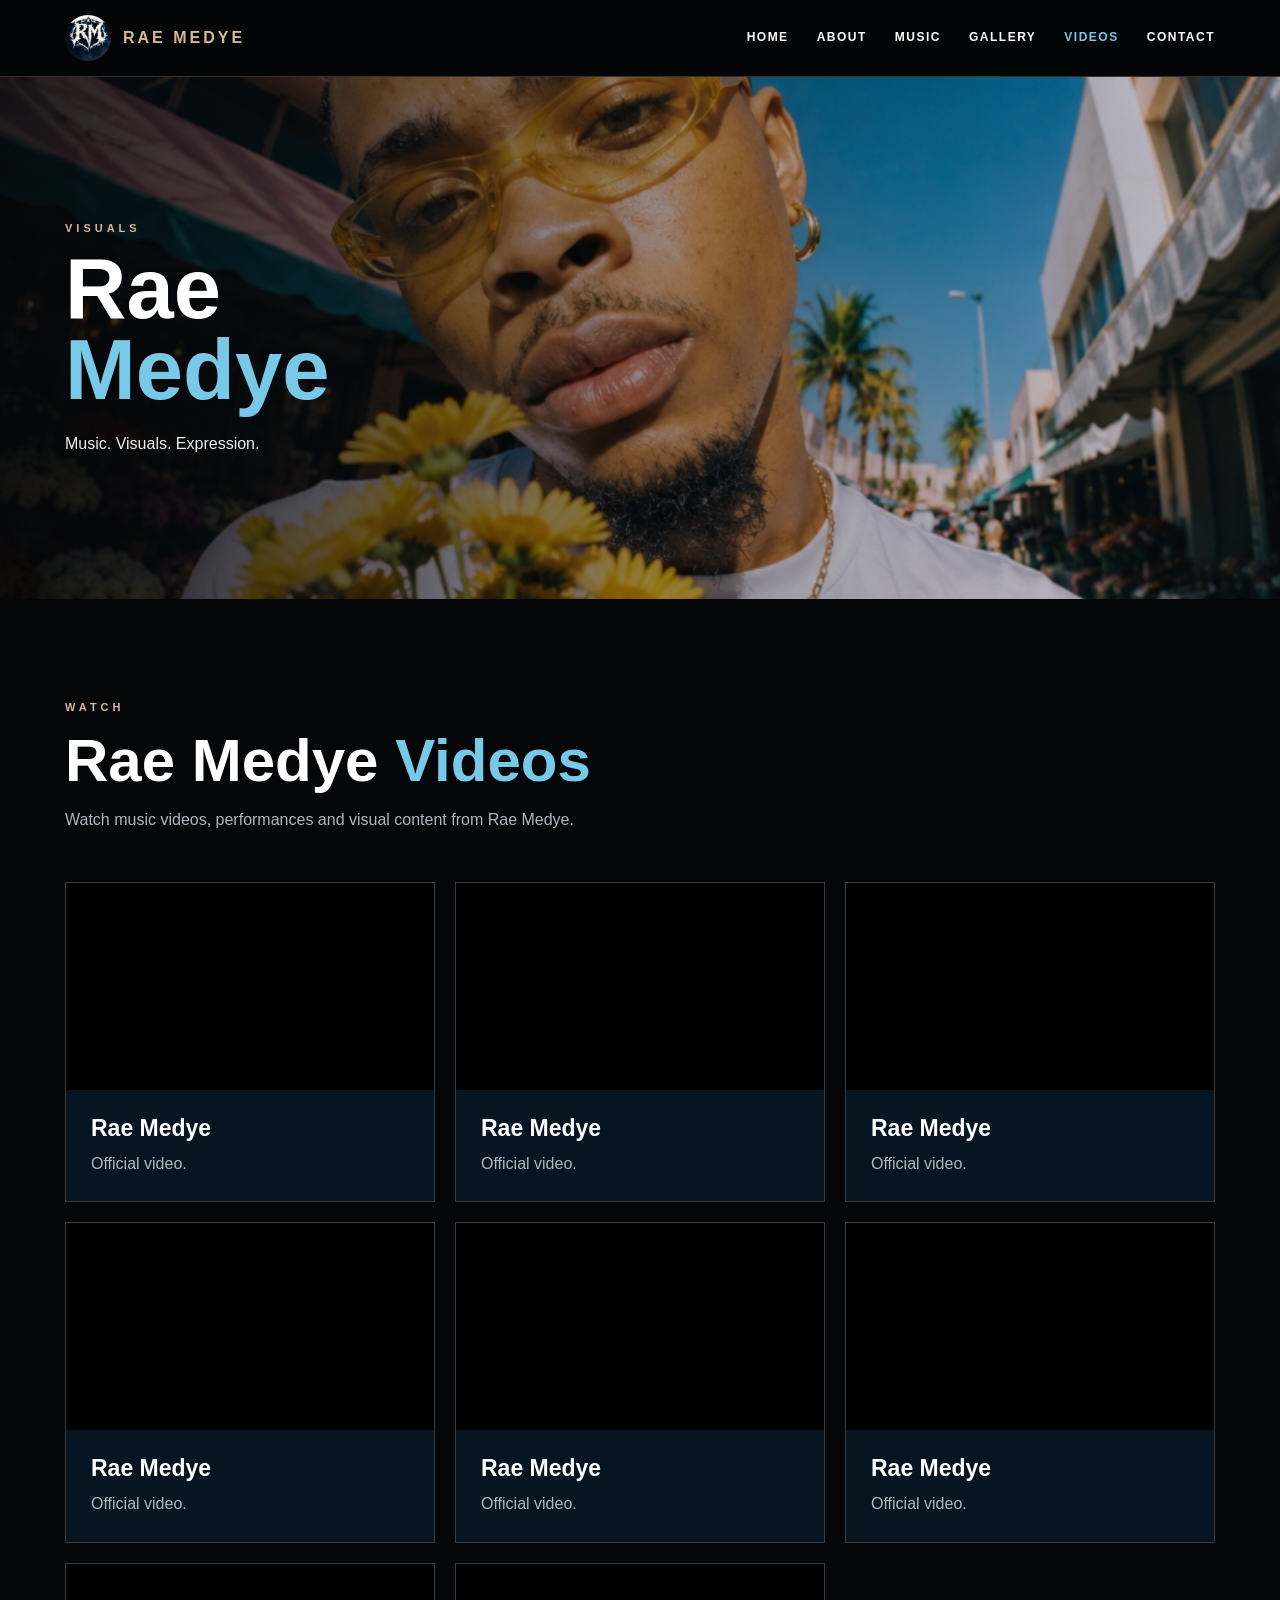
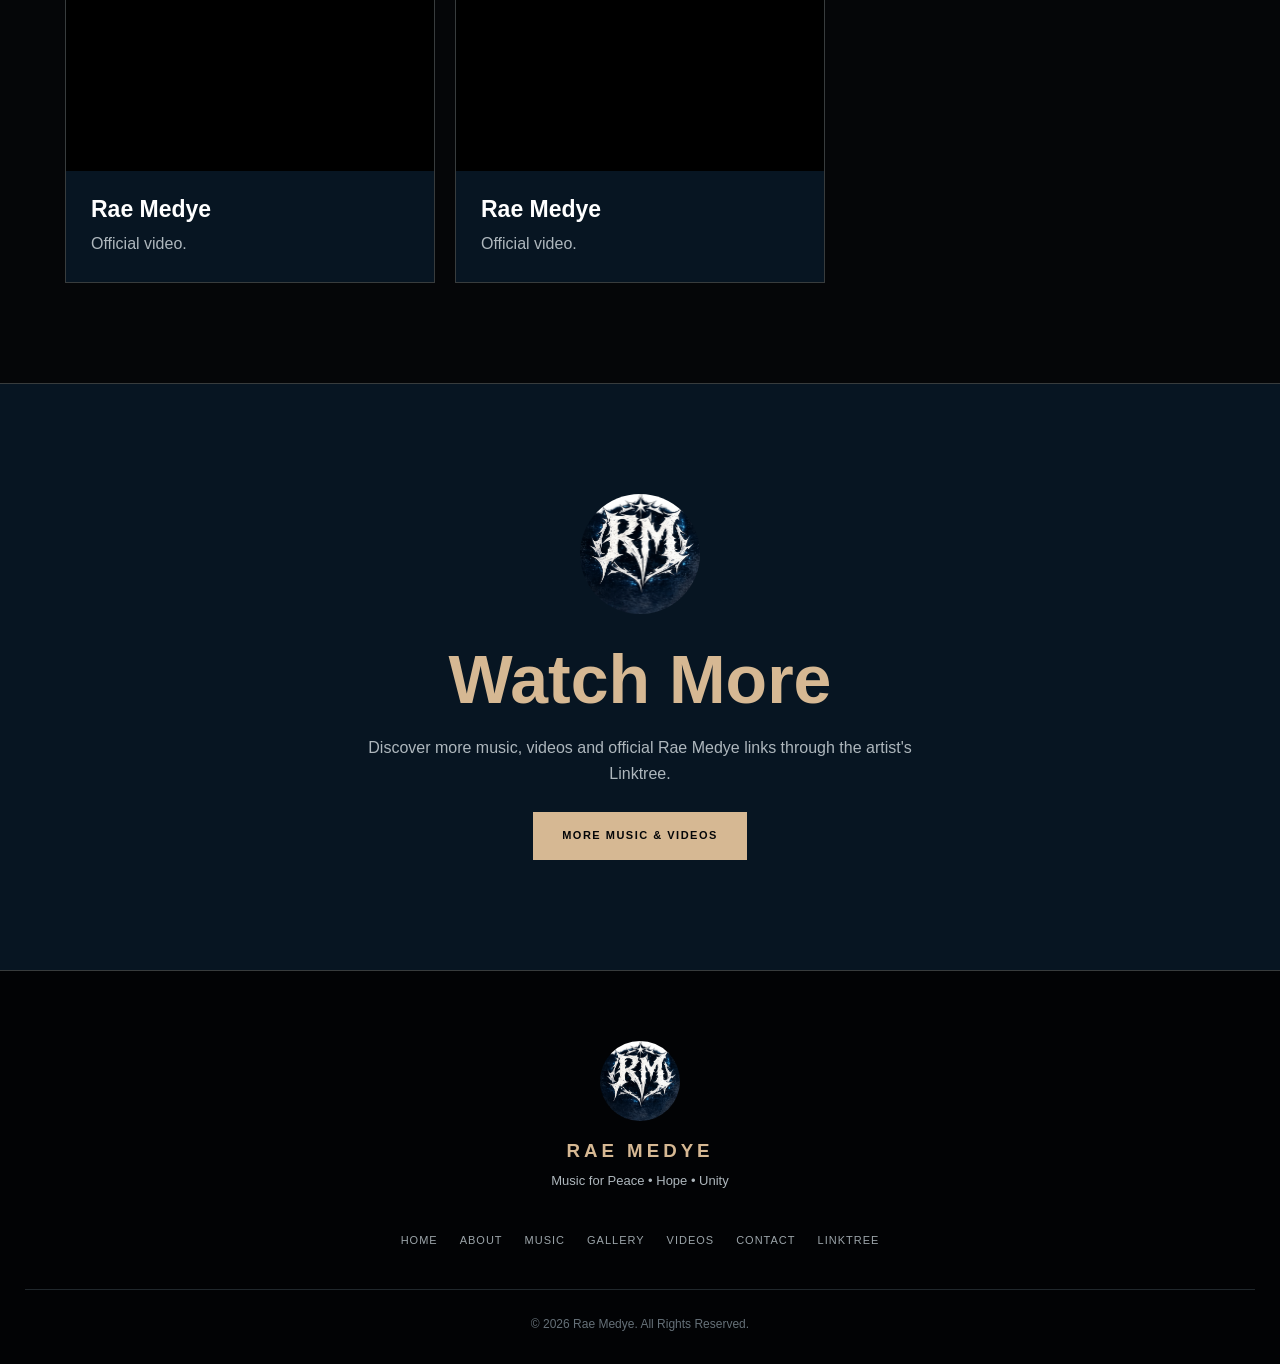
<file: videos .html>
<!DOCTYPE html>
<html lang="en">
<head>
    <meta charset="UTF-8">
    <meta name="viewport" content="width=device-width, initial-scale=1.0">

    <title>Videos | Rae Medye</title>

    <meta
        name="description"
        content="Watch music videos, visual content and performances by Rae Medye."
    >

    <link rel="stylesheet" href="style.css">
</head>

<body>

<header class="site-header">

    <div class="nav-container">

        <a href="index.html" class="brand">
            <img src="images/logo.jpg" alt="Rae Medye Logo">
            <span>RAE MEDYE</span>
        </a>

        <button
            class="menu-toggle"
            type="button"
            aria-label="Open navigation menu"
            aria-expanded="false"
        >
            ☰
        </button>

        <nav class="navigation">

            <a href="index.html">Home</a>
            <a href="about.html">About</a>
            <a href="music.html">Music</a>
            <a href="gallery.html">Gallery</a>
            <a href="videos.html" class="active">Videos</a>
            <a href="contact.html">Contact</a>

        </nav>

    </div>

</header>


<main>

    <!-- VIDEO HERO -->

    <section class="about-hero">

        <img
            src="images/gallery4.jpg"
            alt="Rae Medye"
        >

        <div class="about-hero-overlay"></div>

        <div class="about-hero-content">

            <p class="small-title">
                VISUALS
            </p>

            <h1>
                Rae
                <span>Medye</span>
            </h1>

            <p>
                Music. Visuals. Expression.
            </p>

        </div>

    </section>


    <!-- VIDEOS -->

    <section class="section">

        <div class="section-heading">

            <p class="small-title">
                WATCH
            </p>

            <h2>
                Rae Medye
                <span>Videos</span>
            </h2>

            <p class="section-description">
                Watch music videos, performances and visual
                content from Rae Medye.
            </p>

        </div>


        <div class="video-grid">


            <!-- VIDEO 1 -->

            <article class="video-card">

                <div class="youtube-video">

                    <iframe
                        src="https://www.youtube.com/embed/WbfAMPFojYI"
                        title="Rae Medye YouTube Video 1"
                        loading="lazy"
                        allow="accelerometer; autoplay; clipboard-write; encrypted-media; gyroscope; picture-in-picture; web-share"
                        allowfullscreen>
                    </iframe>

                </div>

                <div class="video-info">

                    <h3>
                        Rae Medye
                    </h3>

                    <p>
                        Official video.
                    </p>

                </div>

            </article>


            <!-- VIDEO 2 -->

            <article class="video-card">

                <div class="youtube-video">

                    <iframe
                        src="https://www.youtube.com/embed/PYQU7G05UBE"
                        title="Rae Medye YouTube Video 2"
                        loading="lazy"
                        allow="accelerometer; autoplay; clipboard-write; encrypted-media; gyroscope; picture-in-picture; web-share"
                        allowfullscreen>
                    </iframe>

                </div>

                <div class="video-info">

                    <h3>
                        Rae Medye
                    </h3>

                    <p>
                        Official video.
                    </p>

                </div>

            </article>


            <!-- VIDEO 3 -->

            <article class="video-card">

                <div class="youtube-video">

                    <iframe
                        src="https://www.youtube.com/embed/kDfZFPwgUJ0"
                        title="Rae Medye YouTube Video 3"
                        loading="lazy"
                        allow="accelerometer; autoplay; clipboard-write; encrypted-media; gyroscope; picture-in-picture; web-share"
                        allowfullscreen>
                    </iframe>

                </div>

                <div class="video-info">

                    <h3>
                        Rae Medye
                    </h3>

                    <p>
                        Official video.
                    </p>

                </div>

            </article>


            <!-- VIDEO 4 -->

            <article class="video-card">

                <div class="youtube-video">

                    <iframe
                        src="https://www.youtube.com/embed/60YwJlk6dLQ"
                        title="Rae Medye YouTube Video 4"
                        loading="lazy"
                        allow="accelerometer; autoplay; clipboard-write; encrypted-media; gyroscope; picture-in-picture; web-share"
                        allowfullscreen>
                    </iframe>

                </div>

                <div class="video-info">

                    <h3>
                        Rae Medye
                    </h3>

                    <p>
                        Official video.
                    </p>

                </div>

            </article>


            <!-- VIDEO 5 -->

            <article class="video-card">

                <div class="youtube-video">

                    <iframe
                        src="https://www.youtube.com/embed/9sCB5t7b1ec"
                        title="Rae Medye YouTube Video 5"
                        loading="lazy"
                        allow="accelerometer; autoplay; clipboard-write; encrypted-media; gyroscope; picture-in-picture; web-share"
                        allowfullscreen>
                    </iframe>

                </div>

                <div class="video-info">

                    <h3>
                        Rae Medye
                    </h3>

                    <p>
                        Official video.
                    </p>

                </div>

            </article>


            <!-- VIDEO 6 -->

            <article class="video-card">

                <div class="youtube-video">

                    <iframe
                        src="https://www.youtube.com/embed/8Dj4NxXMatM"
                        title="Rae Medye YouTube Video 6"
                        loading="lazy"
                        allow="accelerometer; autoplay; clipboard-write; encrypted-media; gyroscope; picture-in-picture; web-share"
                        allowfullscreen>
                    </iframe>

                </div>

                <div class="video-info">

                    <h3>
                        Rae Medye
                    </h3>

                    <p>
                        Official video.
                    </p>

                </div>

            </article>


            <!-- VIDEO 7 -->

            <article class="video-card">

                <div class="youtube-video">

                    <iframe
                        src="https://www.youtube.com/embed/wBIOB9qKJms"
                        title="Rae Medye YouTube Video 7"
                        loading="lazy"
                        allow="accelerometer; autoplay; clipboard-write; encrypted-media; gyroscope; picture-in-picture; web-share"
                        allowfullscreen>
                    </iframe>

                </div>

                <div class="video-info">

                    <h3>
                        Rae Medye
                    </h3>

                    <p>
                        Official video.
                    </p>

                </div>

            </article>


            <!-- VIDEO 8 -->

            <article class="video-card">

                <div class="youtube-video">

                    <iframe
                        src="https://www.youtube.com/embed/OhShY5OyHPU"
                        title="Rae Medye YouTube Video 8"
                        loading="lazy"
                        allow="accelerometer; autoplay; clipboard-write; encrypted-media; gyroscope; picture-in-picture; web-share"
                        allowfullscreen>
                    </iframe>

                </div>

                <div class="video-info">

                    <h3>
                        Rae Medye
                    </h3>

                    <p>
                        Official video.
                    </p>

                </div>

            </article>


        </div>

    </section>


    <!-- LINKTREE -->

    <section class="message">

        <img
            src="images/logo.jpg"
            alt="Rae Medye Logo"
        >

        <h2>
            Watch More
        </h2>

        <p>
            Discover more music, videos and official Rae Medye
            links through the artist's Linktree.
        </p>

        <br>

        <a
            href="https://linktr.ee/RaeMedye"
            class="btn btn-primary"
            target="_blank"
            rel="noopener noreferrer"
        >
            More Music & Videos
        </a>

    </section>

</main>


<footer class="site-footer">

    <div class="footer-logo">

        <img
            src="images/logo.jpg"
            alt="Rae Medye Logo"
        >

        <h3>
            RAE MEDYE
        </h3>

        <p>
            Music for Peace • Hope • Unity
        </p>

    </div>


    <div class="footer-links">

        <a href="index.html">Home</a>
        <a href="about.html">About</a>
        <a href="music.html">Music</a>
        <a href="gallery.html">Gallery</a>
        <a href="videos.html">Videos</a>
        <a href="contact.html">Contact</a>

        <a
            href="https://linktr.ee/RaeMedye"
            target="_blank"
            rel="noopener noreferrer"
        >
            Linktree
        </a>

    </div>


    <div class="copyright">

        <p>
            © 2026 Rae Medye. All Rights Reserved.
        </p>

    </div>

</footer>


<script>

const menuToggle =
    document.querySelector(".menu-toggle");

const navigation =
    document.querySelector(".navigation");

menuToggle.addEventListener("click", function () {

    navigation.classList.toggle("open");

    const isOpen =
        navigation.classList.contains("open");

    menuToggle.setAttribute(
        "aria-expanded",
        isOpen
    );

});


document
    .querySelectorAll(".navigation a")
    .forEach(function (link) {

        link.addEventListener("click", function () {

            navigation.classList.remove("open");

            menuToggle.setAttribute(
                "aria-expanded",
                "false"
            );

        });

    });

</script>

</body>
                        </html>
</file>
<file: style.css>
/* =========================================================
   RAE MEDYE — COMPLETE RESPONSIVE WEBSITE STYLES
   ========================================================= */

:root {
    --black: #050608;
    --navy: #071522;
    --navy-light: #0d2234;
    --sky: #78c8e8;
    --gold: #d6b893;
    --gold-light: #ead4b3;
    --white: #ffffff;
    --muted: #aeb7bd;
    --line: rgba(214, 184, 147, 0.24);
}

* {
    margin: 0;
    padding: 0;
    box-sizing: border-box;
}

html {
    scroll-behavior: smooth;
}

body {
    width: 100%;
    min-height: 100%;
    overflow-x: hidden;
    background: var(--black);
    color: var(--white);
    font-family: Arial, Helvetica, sans-serif;
    line-height: 1.6;
}

img {
    display: block;
    max-width: 100%;
}

a {
    color: inherit;
    text-decoration: none;
}


/* =========================================================
   HEADER
   ========================================================= */

.site-header {
    position: sticky;
    top: 0;
    z-index: 1000;
    width: 100%;
    background: rgba(5, 6, 8, 0.96);
    border-bottom: 1px solid var(--line);
    backdrop-filter: blur(12px);
}

.nav-container {
    width: min(1200px, 100%);
    min-height: 76px;
    margin: 0 auto;
    padding: 0 25px;

    display: flex;
    align-items: center;
    justify-content: space-between;
}

.brand {
    display: flex;
    align-items: center;
    gap: 12px;
}

.brand img {
    width: 46px;
    height: 46px;
    border-radius: 50%;
    object-fit: cover;
}

.brand span {
    color: var(--gold);
    font-size: 16px;
    font-weight: 700;
    letter-spacing: 3px;
}

.navigation {
    display: flex;
    align-items: center;
    gap: 28px;
}

.navigation a {
    color: #fff;
    font-size: 12px;
    font-weight: 600;
    letter-spacing: 1.5px;
    text-transform: uppercase;
    transition: color .3s ease;
}

.navigation a:hover,
.navigation a.active {
    color: var(--sky);
}

.menu-toggle {
    display: none;
    border: 0;
    background: transparent;
    color: #fff;
    font-size: 28px;
    cursor: pointer;
}


/* =========================================================
   GENERAL
   ========================================================= */

.section {
    width: min(1200px, 100%);
    margin: 0 auto;
    padding: 100px 25px;
}

.section-heading {
    margin-bottom: 35px;
}

.section-heading.center {
    text-align: center;
}

.small-title {
    color: var(--gold);
    font-size: 11px;
    font-weight: 700;
    letter-spacing: 4px;
    text-transform: uppercase;
    margin-bottom: 12px;
}

.section-heading h2 {
    font-size: clamp(36px, 5vw, 60px);
    line-height: 1.05;
}

.section-heading h2 span {
    color: var(--sky);
}

.section-description {
    color: var(--muted);
    margin-top: 15px;
}

.btn {
    display: inline-flex;
    align-items: center;
    justify-content: center;

    min-height: 48px;
    padding: 0 28px;

    border: 1px solid var(--gold);

    font-size: 11px;
    font-weight: 700;
    letter-spacing: 1.5px;
    text-transform: uppercase;

    transition: all .3s ease;
}

.btn-primary {
    background: var(--gold);
    color: var(--black);
}

.btn-primary:hover {
    background: var(--gold-light);
    transform: translateY(-2px);
}

.btn-outline {
    color: #fff;
    background: transparent;
}

.btn-outline:hover {
    background: var(--gold);
    color: var(--black);
    transform: translateY(-2px);
}


/* =========================================================
   HOMEPAGE HERO
   ========================================================= */

.hero {
    position: relative;
    min-height: 78vh;
    display: flex;
    align-items: center;
    overflow: hidden;
}

.hero-image {
    position: absolute;
    inset: 0;
}

.hero-image img {
    width: 100%;
    height: 100%;
    object-fit: cover;
    object-position: center;
}

.hero-overlay {
    position: absolute;
    inset: 0;
    background:
        linear-gradient(
            90deg,
            rgba(5, 6, 8, .92),
            rgba(5, 6, 8, .55),
            rgba(5, 6, 8, .12)
        );
}

.hero-content {
    position: relative;
    z-index: 2;
    width: min(1200px, 100%);
    margin: 0 auto;
    padding: 90px 25px;
}

.hero-label {
    color: var(--gold);
    font-size: 11px;
    font-weight: 700;
    letter-spacing: 4px;
    margin-bottom: 20px;
}

.hero h1 {
    font-size: clamp(62px, 9vw, 112px);
    line-height: .86;
    letter-spacing: -4px;
}

.hero h1 span {
    display: block;
    color: var(--sky);
}

.hero-tagline {
    margin-top: 28px;
    color: #eee;
    font-size: 16px;
    letter-spacing: 2px;
}

.hero-buttons {
    display: flex;
    flex-wrap: wrap;
    gap: 15px;
    margin-top: 35px;
}


/* =========================================================
   INTRO
   ========================================================= */

.intro {
    max-width: 850px;
    text-align: center;
}

.intro-text {
    color: var(--muted);
    font-size: 17px;
    line-height: 1.9;
}


/* =========================================================
   LATEST RELEASE
   ========================================================= */

.release {
    display: grid;
    grid-template-columns: minmax(0, 1fr) minmax(0, 1fr);
    gap: 70px;
    align-items: center;
}

.release-image {
    overflow: hidden;
}

.release-image img {
    width: 100%;
    aspect-ratio: 1 / 1;
    object-fit: cover;
}

.release-content h2 {
    font-size: clamp(38px, 5vw, 60px);
    line-height: 1.05;
    margin-bottom: 20px;
}

.release-content > p:not(.small-title) {
    color: var(--muted);
    max-width: 520px;
    margin-bottom: 30px;
}


/* =========================================================
   HOMEPAGE ARTIST FEATURE
   ========================================================= */

.feature {
    position: relative;
    min-height: 68vh;
    overflow: hidden;
}

.feature > img {
    position: absolute;
    inset: 0;
    width: 100%;
    height: 100%;
    object-fit: cover;
    object-position: center;
}

.feature-overlay {
    position: absolute;
    inset: 0;
    background:
        linear-gradient(
            90deg,
            rgba(5, 6, 8, .94),
            rgba(5, 6, 8, .55),
            rgba(5, 6, 8, .12)
        );
}

.feature-content {
    position: relative;
    z-index: 2;
    width: min(1200px, 100%);
    min-height: 68vh;
    margin: 0 auto;
    padding: 100px 25px;

    display: flex;
    flex-direction: column;
    justify-content: center;
    align-items: flex-start;
}

.feature-content h2 {
    max-width: 700px;
    font-size: clamp(45px, 6vw, 78px);
    line-height: 1;
    margin-bottom: 35px;
}

.feature-content h2 span {
    color: var(--sky);
}


/* =========================================================
   MUSIC
   ========================================================= */

.music-grid {
    display: grid;
    grid-template-columns: repeat(3, minmax(0, 1fr));
    gap: 20px;
    margin-top: 55px;
}

.music-card {
    min-height: 220px;
    padding: 35px;
    background: var(--navy);
    border: 1px solid var(--line);
    transition: transform .3s ease, border-color .3s ease;
}

.music-card:hover {
    transform: translateY(-5px);
    border-color: var(--sky);
}

.music-number {
    color: var(--gold);
    font-size: 12px;
    letter-spacing: 2px;
    margin-bottom: 30px;
}

.music-card h3 {
    font-size: 22px;
    line-height: 1.2;
    margin-bottom: 8px;
}

.music-card p {
    color: var(--muted);
    margin-bottom: 24px;
}

.music-card a {
    color: var(--sky);
    font-size: 11px;
    font-weight: 700;
    letter-spacing: 1.5px;
    text-transform: uppercase;
}


/* =========================================================
   GALLERY
   ========================================================= */

.gallery-preview {
    width: 100%;
    max-width: 1250px;
}

.gallery-grid {
    width: 100%;
    display: grid;
    grid-template-columns: repeat(3, minmax(0, 1fr));
    gap: 15px;
    margin-top: 45px;
}

.gallery-item {
    display: block;
    width: 100%;
    aspect-ratio: 1 / 1;
    overflow: hidden;
    background: #111;
}

.gallery-item img {
    width: 100%;
    height: 100%;
    object-fit: cover;
    transition: transform .5s ease;
}

.gallery-item:hover img {
    transform: scale(1.05);
}

.center-button {
    text-align: center;
    margin-top: 40px;
}


/* =========================================================
   ABOUT PAGE HERO
   ========================================================= */

.about-hero {
    position: relative;
    min-height: 58vh;
    overflow: hidden;
}

.about-hero > img {
    width: 100%;
    height: 58vh;
    object-fit: cover;
    object-position: center;
}

.about-hero-overlay {
    position: absolute;
    inset: 0;
    background:
        linear-gradient(
            90deg,
            rgba(5, 6, 8, .88),
            rgba(5, 6, 8, .42),
            rgba(5, 6, 8, .12)
        );
}

.about-hero-content {
    position: absolute;
    inset: 0;
    width: min(1200px, 100%);
    margin: auto;
    padding: 80px 25px;

    display: flex;
    flex-direction: column;
    justify-content: center;
    align-items: flex-start;
}

.about-hero-content h1 {
    font-size: clamp(50px, 7vw, 85px);
    line-height: .95;
}

.about-hero-content h1 span {
    color: var(--sky);
    display: block;
}

.about-hero-content > p:last-child {
    margin-top: 20px;
    color: #eee;
    font-size: 16px;
}


/* =========================================================
   ABOUT INTRO
   ========================================================= */

.about-intro {
    display: grid;
    grid-template-columns: minmax(0, .8fr) minmax(0, 1.2fr);
    gap: 70px;
    align-items: start;
}

.about-intro-heading h2 {
    font-size: clamp(38px, 5vw, 60px);
    line-height: 1;
}

.about-intro-heading h2 span {
    color: var(--sky);
}

.about-intro-text {
    color: var(--muted);
    font-size: 17px;
    line-height: 1.9;
}

.about-intro-text p + p {
    margin-top: 25px;
}


/* =========================================================
   BIOGRAPHY
   ========================================================= */

.biography {
    display: grid;
    grid-template-columns: minmax(0, .95fr) minmax(0, 1.05fr);
    gap: 70px;
    align-items: center;
}

.biography-image {
    width: 100%;
    overflow: hidden;
}

.biography-image img {
    width: 100%;
    aspect-ratio: 4 / 5;
    object-fit: cover;
}

.biography-content {
    width: 100%;
}

.biography-content h2 {
    font-size: clamp(38px, 5vw, 60px);
    line-height: 1;
    margin-bottom: 25px;
}

.biography-content p:not(.small-title) {
    color: var(--muted);
    font-size: 17px;
    line-height: 1.9;
    margin-bottom: 22px;
}


/* =========================================================
   VISION
   ========================================================= */

.vision-grid {
    display: grid;
    grid-template-columns: repeat(3, minmax(0, 1fr));
    gap: 20px;
    margin-top: 50px;
}

.vision-card {
    padding: 35px;
    background: var(--navy);
    border: 1px solid var(--line);
}

.vision-card > span {
    color: var(--gold);
    font-size: 12px;
    letter-spacing: 2px;
}

.vision-card h3 {
    color: var(--sky);
    font-size: 28px;
    margin: 25px 0 12px;
}

.vision-card p {
    color: var(--muted);
    line-height: 1.7;
}


/* =========================================================
   ABOUT FEATURE
   ========================================================= */

.about-feature {
    position: relative;
    min-height: 65vh;
    overflow: hidden;
}

.about-feature > img {
    position: absolute;
    inset: 0;
    width: 100%;
    height: 100%;
    object-fit: cover;
}

.about-feature-overlay {
    position: absolute;
    inset: 0;
    background: rgba(5, 6, 8, .58);
}

.about-feature-content {
    position: relative;
    z-index: 2;
    width: min(1200px, 100%);
    min-height: 65vh;
    margin: auto;
    padding: 100px 25px;

    display: flex;
    flex-direction: column;
    justify-content: center;
    align-items: flex-start;
}

.about-feature-content h2 {
    max-width: 750px;
    font-size: clamp(42px, 6vw, 72px);
    line-height: 1;
    margin-bottom: 35px;
}

.about-feature-content h2 span {
    color: var(--sky);
}


/* =========================================================
   MESSAGE
   ========================================================= */

.message {
    padding: 110px 25px;
    text-align: center;
    background: var(--navy);
    border-top: 1px solid var(--line);
    border-bottom: 1px solid var(--line);
}

.message img {
    width: 120px;
    height: 120px;
    margin: 0 auto 30px;
    border-radius: 50%;
    object-fit: cover;
}

.message h2 {
    color: var(--gold);
    font-size: clamp(38px, 6vw, 68px);
    line-height: 1.05;
}

.message p {
    max-width: 600px;
    margin: 20px auto 0;
    color: var(--muted);
}


/* =========================================================
   FOOTER
   ========================================================= */

.site-footer {
    padding: 70px 25px 30px;
    text-align: center;
    background: #020305;
}

.footer-logo img {
    width: 80px;
    height: 80px;
    margin: auto;
    border-radius: 50%;
    object-fit: cover;
}

.footer-logo h3 {
    color: var(--gold);
    margin-top: 15px;
    letter-spacing: 4px;
}

.footer-logo p {
    color: var(--muted);
    font-size: 13px;
    margin-top: 5px;
}

.footer-links {
    display: flex;
    flex-wrap: wrap;
    justify-content: center;
    gap: 22px;
    margin: 40px 0;
}

.footer-links a {
    color: #9ca5aa;
    font-size: 11px;
    text-transform: uppercase;
    letter-spacing: 1px;
}

.footer-links a:hover {
    color: var(--sky);
}

.copyright {
    padding-top: 25px;
    border-top: 1px solid #20272c;
}

.copyright p {
    color: #657078;
    font-size: 12px;
}


/* =========================================================
   MOBILE
   ========================================================= */

@media (max-width: 768px) {

    body {
        width: 100%;
        overflow-x: hidden;
    }

    .nav-container {
        min-height: 68px;
        padding: 0 18px;
    }

    .brand img {
        width: 40px;
        height: 40px;
    }

    .brand span {
        font-size: 14px;
        letter-spacing: 2px;
    }

    .menu-toggle {
        display: block;
    }

    .navigation {
        position: absolute;
        top: 68px;
        left: 0;
        right: 0;

        display: none;
        flex-direction: column;
        align-items: stretch;

        padding: 12px 20px;

        background: #050608;
        border-bottom: 1px solid var(--line);
    }

    .navigation.open {
        display: flex;
    }

    .navigation a {
        padding: 14px 5px;
        border-bottom: 1px solid #182027;
    }

    .section {
        width: 100%;
        padding: 70px 20px;
    }

    .small-title {
        letter-spacing: 3px;
    }


    /* HERO */

    .hero {
        min-height: 72vh;
    }

    .hero-image img {
        object-position: center;
    }

    .hero-overlay {
        background:
            linear-gradient(
                180deg,
                rgba(5, 6, 8, .18),
                rgba(5, 6, 8, .94)
            );
    }

    .hero-content {
        align-self: flex-end;
        padding: 80px 20px 55px;
    }

    .hero h1 {
        font-size: 62px;
        letter-spacing: -2px;
    }

    .hero-tagline {
        font-size: 14px;
        line-height: 1.5;
    }

    .hero-buttons {
        flex-direction: column;
        width: 100%;
    }

    .hero-buttons .btn {
        width: 100%;
    }


    /* RELEASE */

    .release {
        grid-template-columns: 1fr;
        gap: 35px;
    }


    /* ARTIST FEATURE */

    .feature {
        min-height: 68vh;
    }

    .feature > img {
        object-position: center;
    }

    .feature-content {
        min-height: 68vh;
        padding: 90px 20px;
        justify-content: flex-end;
    }

    .feature-content h2 {
        font-size: 47px;
    }


    /* MUSIC */

    .music-grid {
        grid-template-columns: 1fr;
        gap: 15px;
        margin-top: 40px;
    }


    /* GALLERY */

    .gallery-preview {
        padding-left: 15px;
        padding-right: 15px;
    }

    .gallery-grid {
        grid-template-columns: 1fr;
        gap: 15px;
        margin-top: 35px;
        padding: 0;
    }

    .gallery-item {
        aspect-ratio: 4 / 3;
    }


    /* ABOUT HERO */

    .about-hero {
        min-height: 58vh;
    }

    .about-hero > img {
        height: 58vh;
    }

    .about-hero-content {
        padding: 70px 20px;
        justify-content: flex-end;
    }

    .about-hero-content h1 {
        font-size: 52px;
    }


    /* ABOUT INTRO */

    .about-intro {
        display: flex;
        flex-direction: column;
        gap: 30px;
    }

    .about-intro-heading,
    .about-intro-text {
        width: 100%;
        max-width: 100%;
    }

    .about-intro-text {
        font-size: 16px;
    }


    /* BIOGRAPHY */

    .biography {
        display: flex;
        flex-direction: column;
        width: 100%;
        gap: 35px;
    }

    .biography-image,
    .biography-content {
        width: 100%;
        max-width: 100%;
    }

    .biography-image img {
        width: 100%;
        aspect-ratio: 4 / 5;
    }

    .biography-content {
        display: block;
    }

    .biography-content h2 {
        font-size: 42px;
    }

    .biography-content p:not(.small-title) {
        width: 100%;
        font-size: 16px;
        line-height: 1.8;
        overflow-wrap: normal;
        word-break: normal;
    }


    /* VISION */

    .vision-grid {
        grid-template-columns: 1fr;
        gap: 15px;
        margin-top: 35px;
    }


    /* ABOUT FEATURE */

    .about-feature {
        min-height: 65vh;
    }

    .about-feature-content {
        min-height: 65vh;
        padding: 80px 20px;
        justify-content: flex-end;
    }

    .about-feature-content h2 {
        font-size: 45px;
    }


    /* MESSAGE */

    .message {
        padding: 80px 20px;
    }

    .message h2 {
        font-size: 42px;
    }


    /* FOOTER */

    .site-footer {
        padding-left: 20px;
        padding-right: 20px;
    }

    .footer-links {
        gap: 14px;
    }

}


/* =========================================================
   SMALL PHONES
   ========================================================= */

@media (max-width: 400px) {

    .hero h1 {
        font-size: 54px;
    }

    .about-hero-content h1 {
        font-size: 45px;
    }

    .feature-content h2 {
        font-size: 42px;
    }

    .about-feature-content h2 {
        font-size: 40px;
    }

   }
/* =========================================================
   FULL GALLERY PAGE
   ========================================================= */

.gallery-intro {
    padding-bottom: 20px;
}

.gallery-page-grid {
    width: min(1200px, 100%);
    margin: 0 auto;
    padding: 20px 25px 100px;

    display: grid;
    grid-template-columns: repeat(3, minmax(0, 1fr));
    gap: 18px;
}

.gallery-photo {
    width: 100%;
    aspect-ratio: 1 / 1;
    overflow: hidden;
    background: #111;
}

.gallery-photo img {
    width: 100%;
    height: 100%;
    object-fit: cover;
    transition: transform .5s ease;
}

.gallery-photo:hover img {
    transform: scale(1.05);
}

@media (max-width: 768px) {

    .gallery-intro {
        padding-bottom: 10px;
    }

    .gallery-page-grid {
        grid-template-columns: 1fr;
        gap: 15px;
        padding: 10px 15px 70px;
    }

    .gallery-photo {
        aspect-ratio: 4 / 3;
    }

   }
/* =========================================================
   CONTACT PAGE
   ========================================================= */

.contact-hero {
    position: relative;
    min-height: 55vh;
    overflow: hidden;
}

.contact-hero > img {
    width: 100%;
    height: 55vh;
    object-fit: cover;
}

.contact-hero-overlay {
    position: absolute;
    inset: 0;
    background:
        linear-gradient(
            90deg,
            rgba(5, 6, 8, .88),
            rgba(5, 6, 8, .45),
            rgba(5, 6, 8, .12)
        );
}

.contact-hero-content {
    position: absolute;
    inset: 0;
    width: min(1200px, 100%);
    margin: auto;
    padding: 80px 25px;

    display: flex;
    flex-direction: column;
    justify-content: center;
    align-items: flex-start;
}

.contact-hero-content h1 {
    font-size: clamp(50px, 7vw, 85px);
    line-height: .95;
}

.contact-hero-content h1 span {
    display: block;
    color: var(--sky);
}

.contact-hero-content > p:last-child {
    margin-top: 20px;
    color: #eee;
}

.contact-section {
    width: min(1200px, 100%);
    margin: 0 auto;
    padding: 90px 25px;
}

.contact-heading {
    max-width: 750px;
    margin-bottom: 55px;
}

.contact-heading h2 {
    font-size: clamp(42px, 6vw, 68px);
    line-height: 1;
    margin-bottom: 25px;
}

.contact-heading h2 span {
    color: var(--sky);
}

.contact-heading > p:last-child {
    color: var(--muted);
    font-size: 17px;
    line-height: 1.8;
}

.contact-grid {
    display: grid;
    grid-template-columns: repeat(3, minmax(0, 1fr));
    gap: 20px;
}

.contact-card {
    padding: 35px;
    background: var(--navy);
    border: 1px solid var(--line);
}

.contact-icon {
    color: var(--gold);
    font-size: 12px;
    letter-spacing: 2px;
    margin-bottom: 28px;
}

.contact-card h3 {
    color: var(--white);
    font-size: 23px;
    line-height: 1.2;
    margin-bottom: 15px;
}

.contact-card p {
    color: var(--muted);
    line-height: 1.7;
    margin-bottom: 25px;
}

.contact-card a {
    color: var(--sky);
    font-size: 11px;
    font-weight: 700;
    letter-spacing: 1.5px;
    text-transform: uppercase;
}

.contact-cta {
    margin-top: 70px;
    padding: 70px 30px;
    text-align: center;
    background: var(--navy);
    border: 1px solid var(--line);
}

.contact-cta img {
    width: 100px;
    height: 100px;
    margin: 0 auto 25px;
    border-radius: 50%;
    object-fit: cover;
}

.contact-cta h2 {
    font-size: clamp(36px, 5vw, 55px);
    line-height: 1.05;
    margin-bottom: 15px;
}

.contact-cta h2 span {
    color: var(--sky);
}

.contact-cta p {
    color: var(--muted);
    margin-bottom: 30px;
}


@media (max-width: 768px) {

    .contact-hero {
        min-height: 55vh;
    }

    .contact-hero > img {
        height: 55vh;
    }

    .contact-hero-content {
        padding: 70px 20px;
        justify-content: flex-end;
    }

    .contact-hero-content h1 {
        font-size: 50px;
    }

    .contact-section {
        padding: 70px 20px;
    }

    .contact-heading {
        margin-bottom: 40px;
    }

    .contact-heading > p:last-child {
        font-size: 16px;
    }

    .contact-grid {
        grid-template-columns: 1fr;
        gap: 15px;
    }

    .contact-card {
        padding: 30px;
    }

    .contact-cta {
        margin-top: 50px;
        padding: 55px 20px;
       
    }

   }
/* =========================================================
   VIDEOS PAGE
   ========================================================= */

.video-grid {
    display: grid;
    grid-template-columns: repeat(3, minmax(0, 1fr));
    gap: 20px;
    margin-top: 50px;
}

.video-card {
    background: var(--navy);
    border: 1px solid var(--line);
    overflow: hidden;
}

.video-placeholder {
    width: 100%;
    aspect-ratio: 16 / 9;

    display: flex;
    align-items: center;
    justify-content: center;

    background:
        linear-gradient(
            135deg,
            var(--navy-light),
            #050608
        );
}

.play-button {
    width: 64px;
    height: 64px;

    display: flex;
    align-items: center;
    justify-content: center;

    border: 1px solid var(--gold);
    border-radius: 50%;

    color: var(--gold);
    font-size: 20px;

    padding-left: 4px;
}

.video-info {
    padding: 28px;
}

.video-info h3 {
    font-size: 23px;
    line-height: 1.2;
    margin-bottom: 10px;
}

.video-info p {
    color: var(--muted);
    line-height: 1.6;
    margin-bottom: 20px;
}

.video-info a {
    color: var(--sky);
    font-size: 11px;
    font-weight: 700;
    letter-spacing: 1.5px;
    text-transform: uppercase;
}


@media (max-width: 768px) {

    .video-grid {
        grid-template-columns: 1fr;
        gap: 18px;
        margin-top: 35px;
    }

    .video-info {
        padding: 25px;
    }

}

/* =========================================================
   YOUTUBE VIDEO EMBEDS
   ========================================================= */

.youtube-video {
    position: relative;
    width: 100%;
    aspect-ratio: 16 / 9;
    overflow: hidden;
    background: #000;
}

.youtube-video iframe {
    position: absolute;
    inset: 0;
    width: 100%;
    height: 100%;
    border: 0;
    display: block;
}

.video-info {
    padding: 25px;
}

.video-info h3 {
    margin-bottom: 8px;
}

.video-info p {
    margin: 0;
    color: var(--muted);
}

@media (max-width: 768px) {

    .youtube-video {
        aspect-ratio: 16 / 9;
    }

}
/* =========================================================
   MERCH PAGE
   ========================================================= */

.merch-hero {
    min-height: 55vh;
    display: flex;
    align-items: center;
    position: relative;
    overflow: hidden;

    background:
        radial-gradient(
            circle at 75% 40%,
            rgba(80, 180, 230, .18),
            transparent 35%
        ),
        linear-gradient(
            135deg,
            #050608,
            var(--navy)
        );
}

.merch-hero-content {
    width: min(1200px, 100%);
    margin: 0 auto;
    padding: 80px 25px;
}

.merch-hero-content h1 {
    font-size: clamp(55px, 8vw, 90px);
    line-height: .95;
}

.merch-hero-content h1 span {
    display: block;
    color: var(--sky);
}

.merch-hero-content > p:last-child {
    margin-top: 20px;
    color: var(--muted);
}

.merch-section {
    padding-top: 90px;
    padding-bottom: 100px;
}

.merch-coming-soon {
    max-width: 850px;
    margin: 50px auto 0;
    padding: 70px 30px;
    text-align: center;

    background: var(--navy);
    border: 1px solid var(--line);
}

.merch-mark {
    width: 85px;
    height: 85px;
    margin: 0 auto 30px;

    display: flex;
    align-items: center;
    justify-content: center;

    border: 1px solid var(--gold);
    border-radius: 50%;

    color: var(--gold);
    font-size: 24px;
    font-weight: 700;
    letter-spacing: 2px;
}

.merch-coming-soon h3 {
    font-size: clamp(30px, 5vw, 45px);
    margin-bottom: 18px;
}

.merch-coming-soon p {
    max-width: 650px;
    margin: 0 auto 30px;

    color: var(--muted);
    line-height: 1.8;
}


@media (max-width: 768px) {

    .merch-hero {
        min-height: 50vh;
    }

    .merch-hero-content {
        padding: 70px 20px;
    }

    .merch-hero-content h1 {
        font-size: 52px;
    }

    .merch-section {
        padding-top: 70px;
        padding-bottom: 70px;
    }

    .merch-coming-soon {
        margin-top: 35px;
        padding: 55px 20px;
    }

                     }
/* =========================================================
   SHOWS PAGE
   ========================================================= */

.shows-section {
    padding: 90px 25px 100px;
}

.shows-grid {
    width: min(1100px, 100%);
    margin: 50px auto 0;

    display: grid;
    grid-template-columns: repeat(2, minmax(0, 1fr));
    gap: 25px;
}

.show-card {
    display: grid;
    grid-template-columns: 110px 1fr;
    background: var(--navy);
    border: 1px solid var(--line);
}

.show-date {
    padding: 30px 15px;

    display: flex;
    flex-direction: column;
    align-items: center;
    justify-content: center;

    border-right: 1px solid var(--line);
    text-align: center;
}

.show-date span {
    color: var(--gold);
    font-size: 11px;
    letter-spacing: 2px;
}

.show-date strong {
    margin: 5px 0;
    color: var(--white);
    font-size: 48px;
    line-height: 1;
}

.show-info {
    padding: 30px;
}

.show-label {
    color: var(--gold);
    font-size: 10px;
    font-weight: 700;
    letter-spacing: 2px;
}

.show-info h3 {
    margin: 10px 0;
    font-size: 28px;
}

.show-location {
    color: var(--sky);
    margin-bottom: 15px;
}

.show-description {
    color: var(--muted);
    line-height: 1.7;
    margin-bottom: 25px;
}

@media (max-width: 768px) {

    .shows-section {
        padding: 70px 20px;
    }

    .shows-grid {
        grid-template-columns: 1fr;
        margin-top: 35px;
    }

    .show-card {
        grid-template-columns: 90px 1fr;
    }

    .show-date {
        padding: 25px 10px;
    }

    .show-date strong {
        font-size: 40px;
    }

    .show-info {
        padding: 25px 20px;
    }

    .show-info h3 {
        font-size: 23px;
    }

   }
/* =========================================================
   ARTIST WORLD — MUSIC / VIDEOS / SHOWS / MERCH
   ========================================================= */

.artist-world {
    padding-top: 90px;
    padding-bottom: 100px;
}

.artist-world-grid {
    width: min(1100px, 100%);
    margin: 50px auto 0;

    display: grid;
    grid-template-columns: repeat(4, minmax(0, 1fr));
    gap: 18px;
}

.artist-world-card {
    display: flex;
    flex-direction: column;

    min-height: 280px;
    padding: 30px 25px;

    text-decoration: none;

    background: var(--navy);
    border: 1px solid var(--line);

    transition:
        transform .3s ease,
        border-color .3s ease;
}

.artist-world-card:hover {
    transform: translateY(-6px);
    border-color: var(--gold);
}

.artist-world-icon {
    font-size: 38px;
    margin-bottom: 25px;
}

.artist-world-card h3 {
    margin: 0 0 12px;

    color: var(--white);
    font-size: 25px;
}

.artist-world-card p {
    margin: 0;

    color: var(--muted);
    line-height: 1.6;
}

.artist-world-card span {
    margin-top: auto;
    padding-top: 25px;

    color: var(--sky);
    font-weight: 700;
    font-size: 14px;
}


@media (max-width: 900px) {

    .artist-world-grid {
        grid-template-columns: repeat(2, minmax(0, 1fr));
    }

}


@media (max-width: 600px) {

    .artist-world {
        padding-top: 70px;
        padding-bottom: 70px;
    }

    .artist-world-grid {
        grid-template-columns: 1fr;
        gap: 15px;
        margin-top: 35px;
    }

    .artist-world-card {
        min-height: 220px;
    }

}
/* =========================================================
   RAE MEDYE — SHOWS PAGE
   ========================================================= */

.shows-hero {
    min-height: 58vh;
    display: flex;
    align-items: center;
    position: relative;
    overflow: hidden;

    background:
        radial-gradient(
            circle at 80% 35%,
            rgba(80, 180, 230, 0.18),
            transparent 35%
        ),
        linear-gradient(
            135deg,
            #050608,
            var(--navy)
        );
}

.shows-hero-content {
    width: min(1200px, 100%);
    margin: 0 auto;
    padding: 90px 25px;
}

.shows-hero-content h1 {
    margin: 15px 0 25px;

    font-size: clamp(55px, 8vw, 100px);
    line-height: 0.95;
    letter-spacing: -2px;
}

.shows-hero-content h1 span {
    display: block;
    color: var(--sky);
}

.shows-hero-text {
    max-width: 600px;
    margin-bottom: 30px;

    color: var(--muted);
    font-size: 18px;
    line-height: 1.7;
}


/* =========================================================
   UPCOMING SHOWS
   ========================================================= */

.shows-section {
    padding-top: 90px;
    padding-bottom: 100px;
}

.shows-list {
    width: min(1050px, 100%);
    margin: 55px auto 0;

    display: flex;
    flex-direction: column;
    gap: 25px;
}

.show-card {
    display: grid;
    grid-template-columns: 150px minmax(0, 1fr);

    background: var(--navy);
    border: 1px solid var(--line);

    transition:
        transform 0.3s ease,
        border-color 0.3s ease,
        box-shadow 0.3s ease;
}

.show-card:hover {
    transform: translateY(-5px);
    border-color: var(--gold);

    box-shadow:
        0 15px 40px rgba(0, 0, 0, 0.25);
}


/* =========================================================
   SHOW DATE
   ========================================================= */

.show-date {
    min-height: 280px;
    padding: 30px 15px;

    display: flex;
    flex-direction: column;
    align-items: center;
    justify-content: center;

    text-align: center;

    border-right: 1px solid var(--line);

    background:
        linear-gradient(
            180deg,
            rgba(255,255,255,0.025),
            transparent
        );
}

.show-month {
    color: var(--gold);

    font-size: 13px;
    font-weight: 700;
    letter-spacing: 3px;
}

.show-date strong {
    display: block;

    margin: 8px 0;

    color: var(--white);

    font-size: 64px;
    line-height: 1;
    font-weight: 700;
}

.show-year {
    color: var(--muted);

    font-size: 13px;
    letter-spacing: 2px;
}


/* =========================================================
   SHOW INFORMATION
   ========================================================= */

.show-details {
    padding: 40px;
}

.show-label {
    margin: 0 0 12px;

    color: var(--gold);

    font-size: 11px;
    font-weight: 700;
    letter-spacing: 2px;
}

.show-details h3 {
    margin: 0 0 12px;

    color: var(--white);

    font-size: clamp(28px, 4vw, 42px);
    line-height: 1.1;
}

.show-location {
    margin: 0 0 20px;

    color: var(--sky);

    font-size: 16px;
    font-weight: 600;
}

.show-description {
    max-width: 680px;
    margin: 0 0 28px;

    color: var(--muted);

    font-size: 16px;
    line-height: 1.8;
}


/* =========================================================
   BOOKING SECTION
   ========================================================= */

.shows-booking {
    padding: 100px 25px;

    text-align: center;

    background:
        radial-gradient(
            circle at 50% 0%,
            rgba(80, 180, 230, 0.12),
            transparent 45%
        ),
        var(--navy);
}

.shows-booking-content {
    width: min(800px, 100%);
    margin: 0 auto;
}

.shows-booking h2 {
    margin: 15px 0 25px;

    font-size: clamp(38px, 6vw, 65px);
    line-height: 1.05;
}

.shows-booking h2 span {
    display: block;
    color: var(--sky);
}

.shows-booking p:not(.small-title) {
    max-width: 650px;
    margin: 0 auto 30px;

    color: var(--muted);

    font-size: 17px;
    line-height: 1.8;
}


/* =========================================================
   MOBILE SHOWS PAGE
   ========================================================= */

@media (max-width: 768px) {

    .shows-hero {
        min-height: 52vh;
    }

    .shows-hero-content {
        padding: 70px 20px;
    }

    .shows-hero-content h1 {
        font-size: 58px;
        letter-spacing: -1px;
    }

    .shows-hero-text {
        font-size: 16px;
    }


    .shows-section {
        padding: 70px 20px;
    }

    .shows-list {
        margin-top: 35px;
        gap: 18px;
    }


    .show-card {
        grid-template-columns: 85px minmax(0, 1fr);
    }


    .show-date {
        min-height: 260px;
        padding: 20px 8px;
    }

    .show-month {
        font-size: 11px;
        letter-spacing: 2px;
    }

    .show-date strong {
        font-size: 42px;
    }

    .show-year {
        font-size: 11px;
    }


    .show-details {
        padding: 25px 20px;
    }

    .show-details h3 {
        font-size: 26px;
    }

    .show-location {
        font-size: 14px;
        line-height: 1.5;
    }

    .show-description {
        font-size: 15px;
        line-height: 1.7;
    }


    .shows-booking {
        padding: 75px 20px;
    }

}


/* =========================================================
   SMALL PHONE
   ========================================================= */

@media (max-width: 480px) {

    .shows-hero-content h1 {
        font-size: 48px;
    }

    .show-card {
        grid-template-columns: 75px minmax(0, 1fr);
    }

    .show-date {
        min-height: 250px;
    }

    .show-date strong {
        font-size: 36px;
    }

    .show-details {
        padding: 22px 16px;
    }

    .show-details h3 {
        font-size: 22px;
    }

   }
</file>
